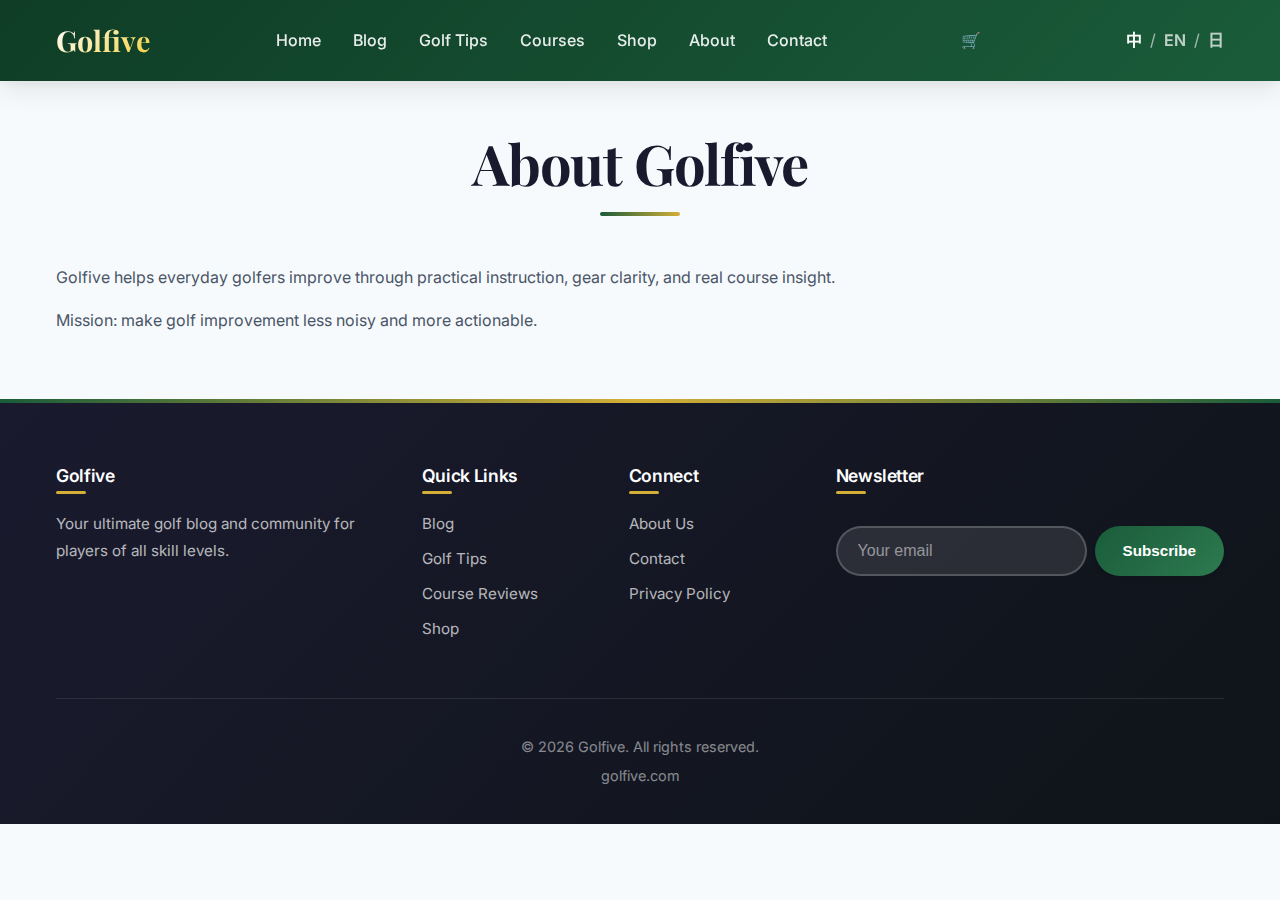
<file: about/index.html>
<!DOCTYPE html>
<html lang="zh-CN">
<head>
  <meta charset="UTF-8">
  <meta name="viewport" content="width=device-width, initial-scale=1.0">
  <title>About | Golfive</title>
  <meta name="description" content="About - Golfive golf community and content.">
  <link rel="preconnect" href="https://fonts.googleapis.com">
  <link rel="preconnect" href="https://fonts.gstatic.com" crossorigin>
  <link href="https://fonts.googleapis.com/css2?family=Inter:wght@300;400;500;600;700&family=Playfair+Display:wght@400;500;600;700&display=swap" rel="stylesheet">
  <link rel="stylesheet" href="../CSS/style.css">
  <link rel="canonical" href="https://golfive.com/about/">
  <meta property="og:title" content="Golfive">
  <meta property="og:description" content="Golfive golf community and content.">
  <meta property="og:type" content="website">
  <meta property="og:url" content="https://golfive.com/about/">
  <link rel="alternate" hreflang="zh" href="https://golfive.com/about/">
  <link rel="alternate" hreflang="en" href="https://golfive.com/en/about/">
  <link rel="alternate" hreflang="ja" href="https://golfive.com/ja/about/">
  <link rel="alternate" hreflang="x-default" href="https://golfive.com/about/">
</head>
<body>
  <a href="#main-content" class="skip-link">Skip to main content</a>
  <header class="header" role="banner">
    <div class="container">
      <div class="nav-container">
        <a href="../" class="logo" aria-label="Golfive Home"><span class="logo-text">Golfive</span></a>
        <button id="mobile-menu-button" class="mobile-menu-btn" aria-expanded="false" aria-controls="main-nav"><span class="sr-only">Toggle menu</span><span>☰</span></button>
        <nav class="main-nav" id="main-nav" role="navigation">
          <ul id="mobile-menu" class="nav-menu">
            <li><a href="../" class="nav-link">Home</a></li>
            <li><a href="../blog/" class="nav-link">Blog</a></li>
            <li><a href="../tips/" class="nav-link">Golf Tips</a></li>
            <li><a href="../courses/" class="nav-link">Courses</a></li>
            <li><a href="../shop/" class="nav-link">Shop</a></li>
            <li><a href="../about/" class="nav-link">About</a></li>
            <li><a href="../contact/" class="nav-link">Contact</a></li>
          </ul>
        </nav>
        <div class="header-actions"><a href="../cart/" class="cart-icon" aria-label="Shopping cart">🛒</a></div>
      </div>
    </div>
  </header>
  <main id="main-content" role="main" class="section">
    <div class="container">
      <h1 class="section-title">About Golfive</h1>
      <p>Golfive helps everyday golfers improve through practical instruction, gear clarity, and real course insight.</p><p>Mission: make golf improvement less noisy and more actionable.</p>
    </div>
  </main>
  <footer class="footer" role="contentinfo">
    <div class="container">
      <div class="footer-content">
        <div class="footer-section"><h4 class="footer-title">Golfive</h4><p>Your ultimate golf blog and community for players of all skill levels.</p></div>
        <div class="footer-section"><h4 class="footer-title">Quick Links</h4><ul class="footer-links"><li><a href="../blog/">Blog</a></li><li><a href="../tips/">Golf Tips</a></li><li><a href="../courses/">Course Reviews</a></li><li><a href="../shop/">Shop</a></li></ul></div>
        <div class="footer-section"><h4 class="footer-title">Connect</h4><ul class="footer-links"><li><a href="../about/">About Us</a></li><li><a href="../contact/">Contact</a></li><li><a href="../privacy/">Privacy Policy</a></li></ul></div>
        <div class="footer-section"><h4 class="footer-title">Newsletter</h4><form name="newsletter" method="POST" data-netlify="true" action="../newsletter/success/" class="newsletter-form" id="newsletter-form"><input type="hidden" name="form-name" value="newsletter" /><input id="newsletter-email" name="email" type="email" class="newsletter-input" placeholder="Your email" required aria-label="Email for newsletter"><button type="submit" class="btn">Subscribe</button></form></div>
      </div>
      <div class="copyright"><p>&copy; 2026 Golfive. All rights reserved.</p><p>golfive.com</p></div>
    </div>
  </footer>
  <script src="../JS/main.js"></script>
</body>
</html>
</file>
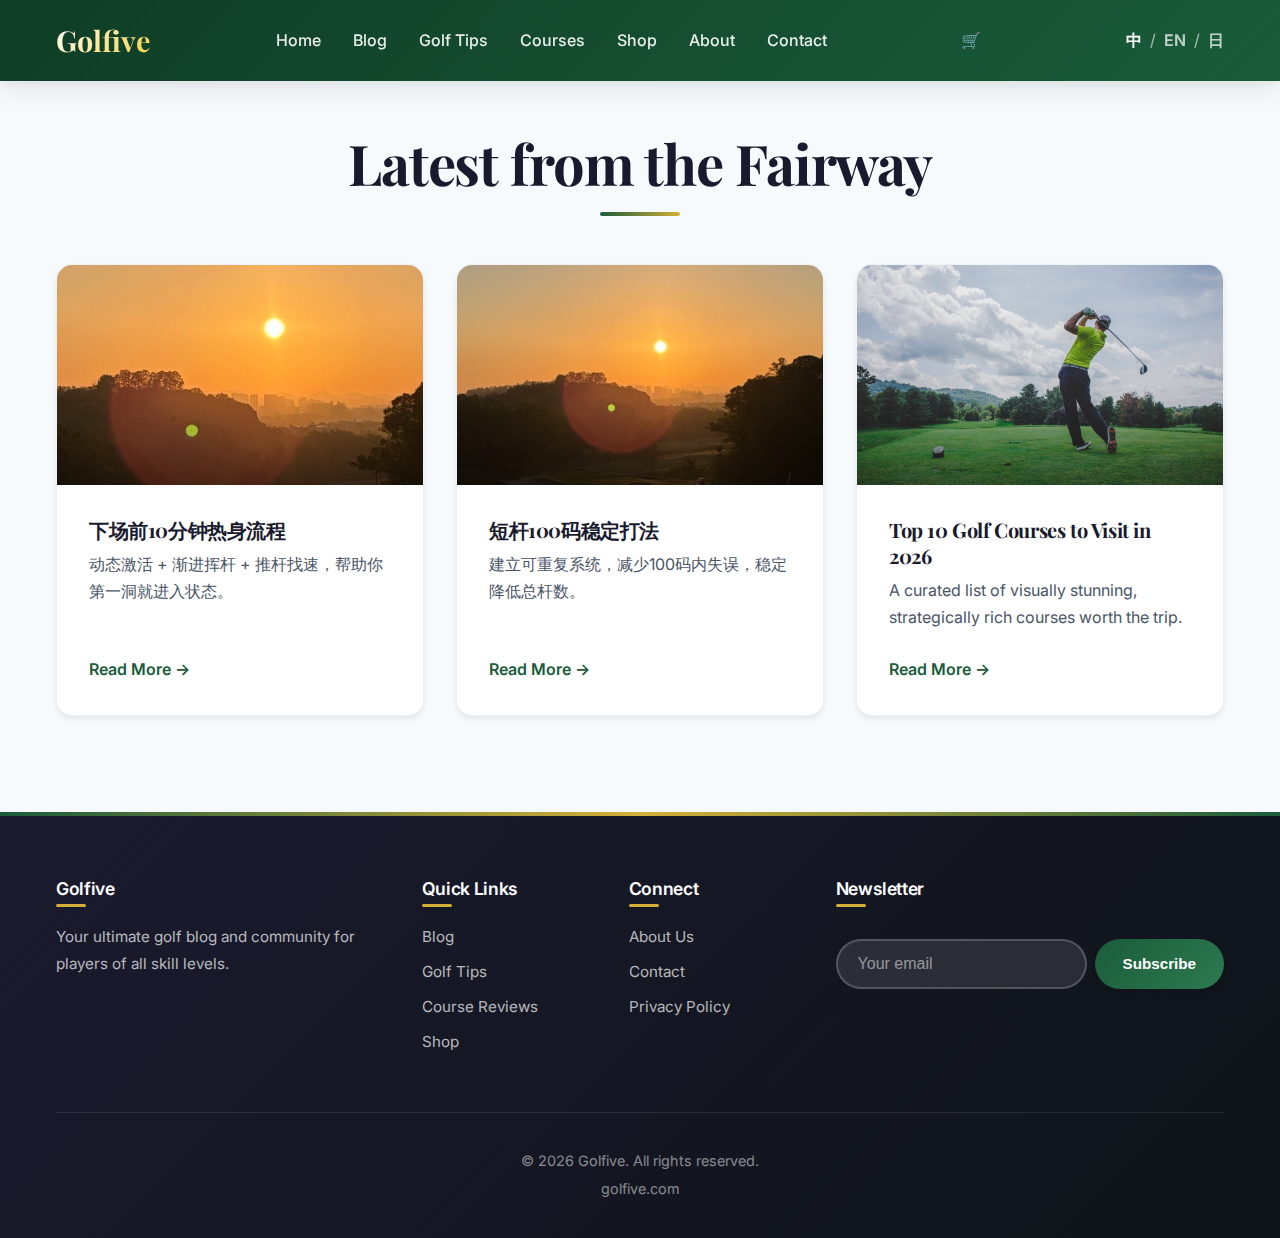
<file: blog/index.html>
<!DOCTYPE html>
<html lang="en">
<head>
  <meta charset="UTF-8">
  <meta name="viewport" content="width=device-width, initial-scale=1.0">
  <title>Blog | Golfive</title>
  <meta name="description" content="Blog - Golfive golf community and content.">
  <link rel="preconnect" href="https://fonts.googleapis.com">
  <link rel="preconnect" href="https://fonts.gstatic.com" crossorigin>
  <link href="https://fonts.googleapis.com/css2?family=Inter:wght@300;400;500;600;700&family=Playfair+Display:wght@400;500;600;700&display=swap" rel="stylesheet">
  <link rel="stylesheet" href="../CSS/style.css">
  <link rel="canonical" href="https://golfive.com/blog/">
  <meta property="og:title" content="Golfive">
  <meta property="og:description" content="Golfive golf community and content.">
  <meta property="og:type" content="website">
  <meta property="og:url" content="https://golfive.com/blog/">
</head>
<body>
  <a href="#main-content" class="skip-link">Skip to main content</a>
  <header class="header" role="banner">
    <div class="container">
      <div class="nav-container">
        <a href="../" class="logo" aria-label="Golfive Home"><span class="logo-text">Golfive</span></a>
        <button id="mobile-menu-button" class="mobile-menu-btn" aria-expanded="false" aria-controls="main-nav"><span class="sr-only">Toggle menu</span><span>☰</span></button>
        <nav class="main-nav" id="main-nav" role="navigation">
          <ul id="mobile-menu" class="nav-menu">
            <li><a href="../" class="nav-link">Home</a></li>
            <li><a href="../blog/" class="nav-link">Blog</a></li>
            <li><a href="../tips/" class="nav-link">Golf Tips</a></li>
            <li><a href="../courses/" class="nav-link">Courses</a></li>
            <li><a href="../shop/" class="nav-link">Shop</a></li>
            <li><a href="../about/" class="nav-link">About</a></li>
            <li><a href="../contact/" class="nav-link">Contact</a></li>
          </ul>
        </nav>
        <div class="header-actions"><a href="../cart/" class="cart-icon" aria-label="Shopping cart">🛒</a></div>
      </div>
    </div>
  </header>
  <main id="main-content" role="main" class="section">
    <div class="container">
      <h1 class="section-title">Latest from the Fairway</h1>
      <div class='blog-grid'>
<article class='blog-post'><a class='post-image' href='../posts/warmup-10min/'><img src='../images/user-hero-bg.jpg' alt='Warmup sunrise'></a><div class='post-content'><h3 class='post-title'><a href='../posts/warmup-10min/'>下场前10分钟热身流程</a></h3><p class='post-excerpt'>动态激活 + 渐进挥杆 + 推杆找速，帮助你第一洞就进入状态。</p><a class='read-more' href='../posts/warmup-10min/'>Read More</a></div></article>
<article class='blog-post'><a class='post-image' href='../posts/short-game/'><img src='../images/user-post-2.jpg' alt='Short game'></a><div class='post-content'><h3 class='post-title'><a href='../posts/short-game/'>短杆100码稳定打法</a></h3><p class='post-excerpt'>建立可重复系统，减少100码内失误，稳定降低总杆数。</p><a class='read-more' href='../posts/short-game/'>Read More</a></div></article>
<article class='blog-post'><a class='post-image' href='../posts/top-courses/'><img src='../images/post-course.jpg' alt='Course view'></a><div class='post-content'><h3 class='post-title'><a href='../posts/top-courses/'>Top 10 Golf Courses to Visit in 2026</a></h3><p class='post-excerpt'>A curated list of visually stunning, strategically rich courses worth the trip.</p><a class='read-more' href='../posts/top-courses/'>Read More</a></div></article>
</div>
    </div>
  </main>
  <footer class="footer" role="contentinfo">
    <div class="container">
      <div class="footer-content">
        <div class="footer-section"><h4 class="footer-title">Golfive</h4><p>Your ultimate golf blog and community for players of all skill levels.</p></div>
        <div class="footer-section"><h4 class="footer-title">Quick Links</h4><ul class="footer-links"><li><a href="../blog/">Blog</a></li><li><a href="../tips/">Golf Tips</a></li><li><a href="../courses/">Course Reviews</a></li><li><a href="../shop/">Shop</a></li></ul></div>
        <div class="footer-section"><h4 class="footer-title">Connect</h4><ul class="footer-links"><li><a href="../about/">About Us</a></li><li><a href="../contact/">Contact</a></li><li><a href="../privacy/">Privacy Policy</a></li></ul></div>
        <div class="footer-section"><h4 class="footer-title">Newsletter</h4><form name="newsletter" method="POST" data-netlify="true" action="../newsletter/success/" class="newsletter-form" id="newsletter-form"><input type="hidden" name="form-name" value="newsletter" /><input id="newsletter-email" name="email" type="email" class="newsletter-input" placeholder="Your email" required aria-label="Email for newsletter"><button type="submit" class="btn">Subscribe</button></form></div>
      </div>
      <div class="copyright"><p>&copy; 2026 Golfive. All rights reserved.</p><p>golfive.com</p></div>
    </div>
  </footer>
  <script src="../JS/main.js"></script>
</body>
</html>
</file>
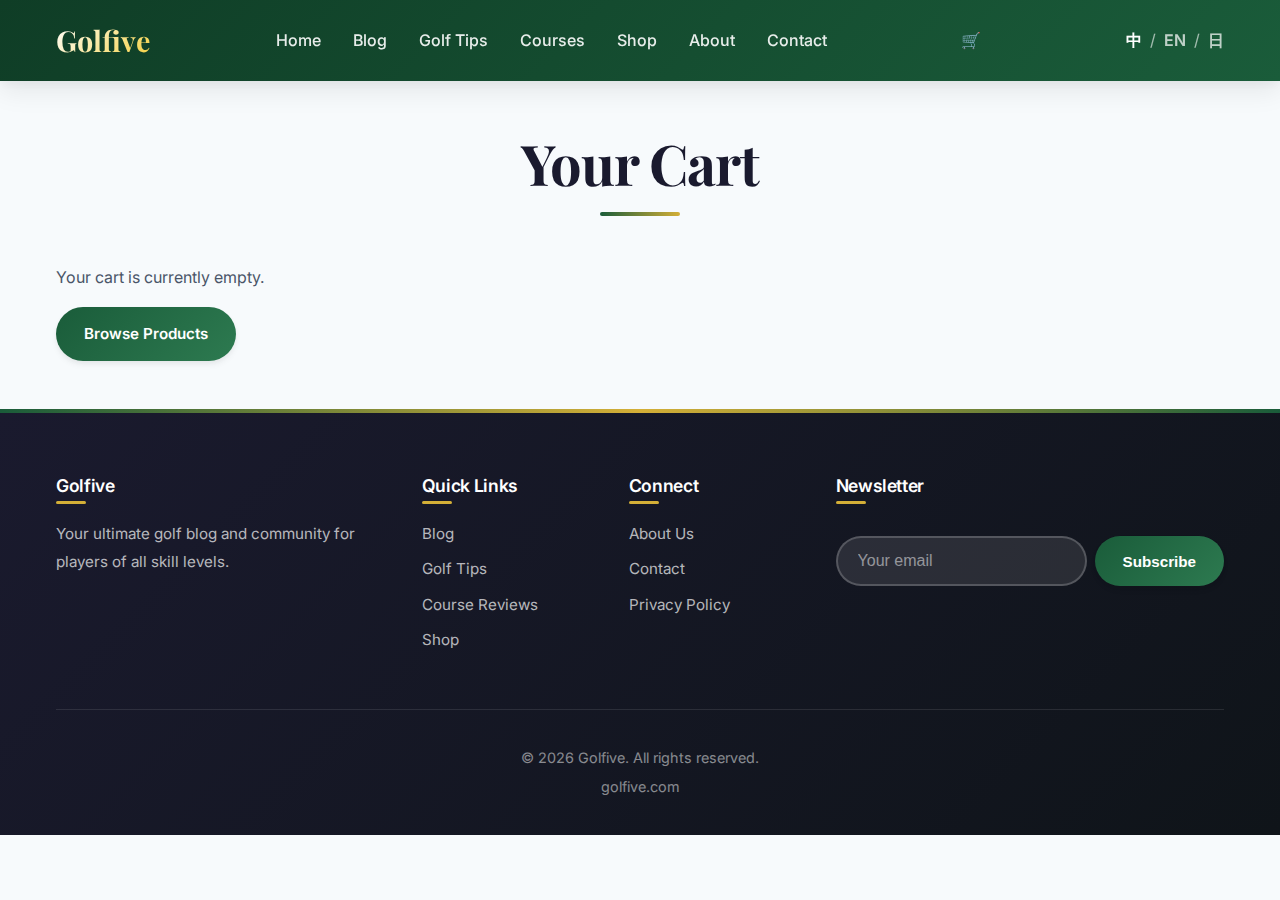
<file: cart/index.html>
<!DOCTYPE html>
<html lang="en">
<head>
  <meta charset="UTF-8">
  <meta name="viewport" content="width=device-width, initial-scale=1.0">
  <title>Cart | Golfive</title>
  <meta name="description" content="Cart - Golfive golf community and content.">
  <link rel="preconnect" href="https://fonts.googleapis.com">
  <link rel="preconnect" href="https://fonts.gstatic.com" crossorigin>
  <link href="https://fonts.googleapis.com/css2?family=Inter:wght@300;400;500;600;700&family=Playfair+Display:wght@400;500;600;700&display=swap" rel="stylesheet">
  <link rel="stylesheet" href="../CSS/style.css">
  <link rel="canonical" href="https://golfive.com/cart/">
  <meta property="og:title" content="Golfive">
  <meta property="og:description" content="Golfive golf community and content.">
  <meta property="og:type" content="website">
  <meta property="og:url" content="https://golfive.com/cart/">
</head>
<body>
  <a href="#main-content" class="skip-link">Skip to main content</a>
  <header class="header" role="banner">
    <div class="container">
      <div class="nav-container">
        <a href="../" class="logo" aria-label="Golfive Home"><span class="logo-text">Golfive</span></a>
        <button id="mobile-menu-button" class="mobile-menu-btn" aria-expanded="false" aria-controls="main-nav"><span class="sr-only">Toggle menu</span><span>☰</span></button>
        <nav class="main-nav" id="main-nav" role="navigation">
          <ul id="mobile-menu" class="nav-menu">
            <li><a href="../" class="nav-link">Home</a></li>
            <li><a href="../blog/" class="nav-link">Blog</a></li>
            <li><a href="../tips/" class="nav-link">Golf Tips</a></li>
            <li><a href="../courses/" class="nav-link">Courses</a></li>
            <li><a href="../shop/" class="nav-link">Shop</a></li>
            <li><a href="../about/" class="nav-link">About</a></li>
            <li><a href="../contact/" class="nav-link">Contact</a></li>
          </ul>
        </nav>
        <div class="header-actions"><a href="../cart/" class="cart-icon" aria-label="Shopping cart">🛒</a></div>
      </div>
    </div>
  </header>
  <main id="main-content" role="main" class="section">
    <div class="container">
      <h1 class="section-title">Your Cart</h1>
      <p>Your cart is currently empty.</p><a href='/shop/' class='btn'>Browse Products</a>
    </div>
  </main>
  <footer class="footer" role="contentinfo">
    <div class="container">
      <div class="footer-content">
        <div class="footer-section"><h4 class="footer-title">Golfive</h4><p>Your ultimate golf blog and community for players of all skill levels.</p></div>
        <div class="footer-section"><h4 class="footer-title">Quick Links</h4><ul class="footer-links"><li><a href="../blog/">Blog</a></li><li><a href="../tips/">Golf Tips</a></li><li><a href="../courses/">Course Reviews</a></li><li><a href="../shop/">Shop</a></li></ul></div>
        <div class="footer-section"><h4 class="footer-title">Connect</h4><ul class="footer-links"><li><a href="../about/">About Us</a></li><li><a href="../contact/">Contact</a></li><li><a href="../privacy/">Privacy Policy</a></li></ul></div>
        <div class="footer-section"><h4 class="footer-title">Newsletter</h4><form class="newsletter-form" id="newsletter-form"><input id="newsletter-email" type="email" class="newsletter-input" placeholder="Your email" required aria-label="Email for newsletter"><button type="submit" class="btn">Subscribe</button></form></div>
      </div>
      <div class="copyright"><p>&copy; 2026 Golfive. All rights reserved.</p><p>golfive.com</p></div>
    </div>
  </footer>
  <script src="../JS/main.js"></script>
</body>
</html>
</file>
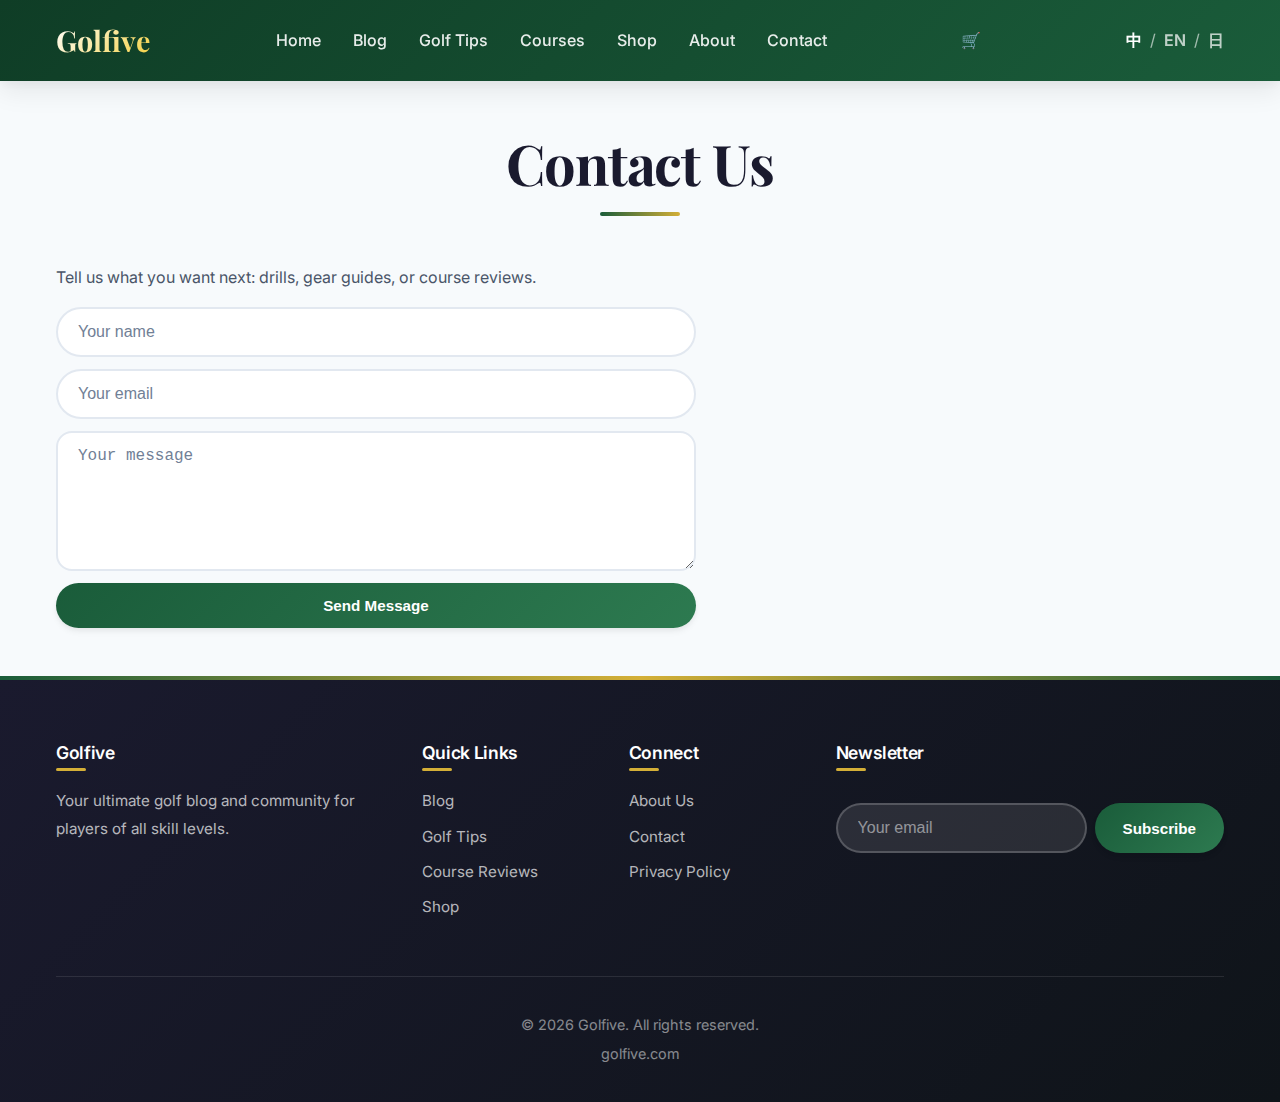
<file: contact/index.html>
<!DOCTYPE html>
<html lang="en">
<head>
  <meta charset="UTF-8">
  <meta name="viewport" content="width=device-width, initial-scale=1.0">
  <title>Contact | Golfive</title>
  <meta name="description" content="Contact - Golfive golf community and content.">
  <link rel="preconnect" href="https://fonts.googleapis.com">
  <link rel="preconnect" href="https://fonts.gstatic.com" crossorigin>
  <link href="https://fonts.googleapis.com/css2?family=Inter:wght@300;400;500;600;700&family=Playfair+Display:wght@400;500;600;700&display=swap" rel="stylesheet">
  <link rel="stylesheet" href="../CSS/style.css">
</head>
<body>
  <a href="#main-content" class="skip-link">Skip to main content</a>
  <header class="header" role="banner">
    <div class="container">
      <div class="nav-container">
        <a href="../" class="logo" aria-label="Golfive Home"><span class="logo-text">Golfive</span></a>
        <button id="mobile-menu-button" class="mobile-menu-btn" aria-expanded="false" aria-controls="main-nav"><span class="sr-only">Toggle menu</span><span>☰</span></button>
        <nav class="main-nav" id="main-nav" role="navigation">
          <ul id="mobile-menu" class="nav-menu">
            <li><a href="../" class="nav-link">Home</a></li>
            <li><a href="../blog/" class="nav-link">Blog</a></li>
            <li><a href="../tips/" class="nav-link">Golf Tips</a></li>
            <li><a href="../courses/" class="nav-link">Courses</a></li>
            <li><a href="../shop/" class="nav-link">Shop</a></li>
            <li><a href="../about/" class="nav-link">About</a></li>
            <li><a href="../contact/" class="nav-link">Contact</a></li>
          </ul>
        </nav>
        <div class="header-actions"><a href="../cart/" class="cart-icon" aria-label="Shopping cart">🛒</a></div>
      </div>
    </div>
  </header>
  <main id="main-content" role="main" class="section">
    <div class="container">
      <h1 class="section-title">Contact Us</h1>
      <p>Tell us what you want next: drills, gear guides, or course reviews.</p><form class='newsletter-form' style='max-width:640px;display:grid;gap:12px'><input type='text' class='newsletter-input' placeholder='Your name' required><input type='email' class='newsletter-input' placeholder='Your email' required><textarea class='newsletter-input' placeholder='Your message' style='min-height:140px;border-radius:16px' required></textarea><button class='btn' type='submit'>Send Message</button></form>
    </div>
  </main>
  <footer class="footer" role="contentinfo">
    <div class="container">
      <div class="footer-content">
        <div class="footer-section"><h4 class="footer-title">Golfive</h4><p>Your ultimate golf blog and community for players of all skill levels.</p></div>
        <div class="footer-section"><h4 class="footer-title">Quick Links</h4><ul class="footer-links"><li><a href="../blog/">Blog</a></li><li><a href="../tips/">Golf Tips</a></li><li><a href="../courses/">Course Reviews</a></li><li><a href="../shop/">Shop</a></li></ul></div>
        <div class="footer-section"><h4 class="footer-title">Connect</h4><ul class="footer-links"><li><a href="../about/">About Us</a></li><li><a href="../contact/">Contact</a></li><li><a href="../privacy/">Privacy Policy</a></li></ul></div>
        <div class="footer-section"><h4 class="footer-title">Newsletter</h4><form class="newsletter-form" id="newsletter-form"><input id="newsletter-email" type="email" class="newsletter-input" placeholder="Your email" required aria-label="Email for newsletter"><button type="submit" class="btn">Subscribe</button></form></div>
      </div>
      <div class="copyright"><p>&copy; 2026 Golfive. All rights reserved.</p><p>golfive.com</p></div>
    </div>
  </footer>
  <script src="../JS/main.js"></script>
</body>
</html>
</file>
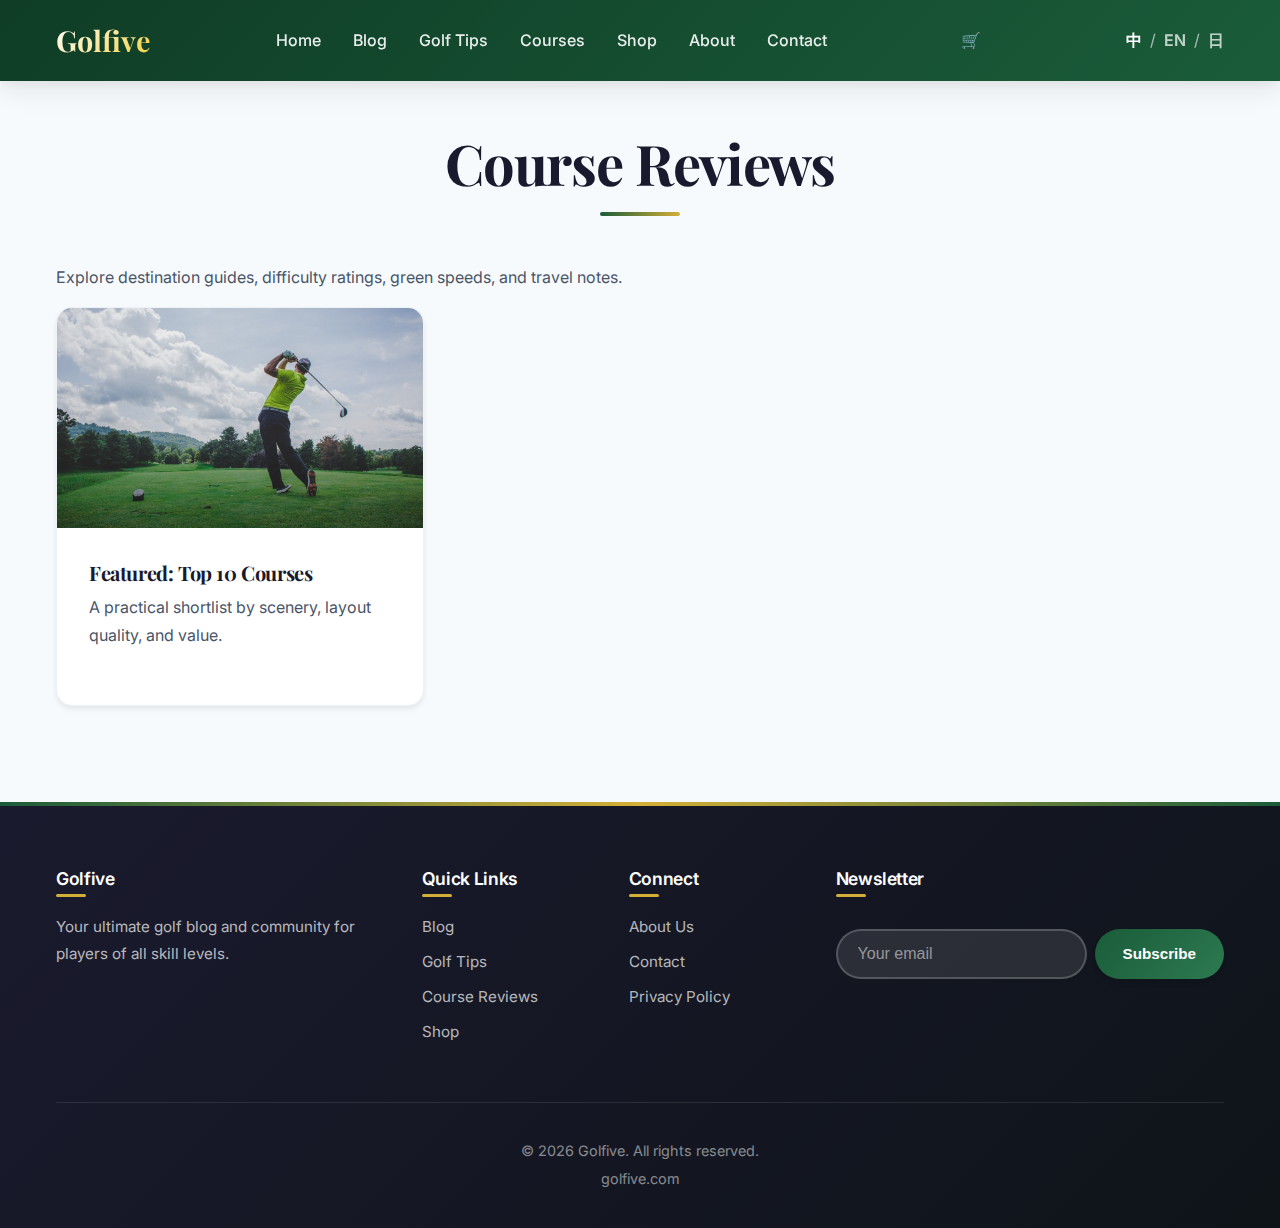
<file: courses/index.html>
<!DOCTYPE html>
<html lang="en">
<head>
  <meta charset="UTF-8">
  <meta name="viewport" content="width=device-width, initial-scale=1.0">
  <title>Course Reviews | Golfive</title>
  <meta name="description" content="Course Reviews - Golfive golf community and content.">
  <link rel="preconnect" href="https://fonts.googleapis.com">
  <link rel="preconnect" href="https://fonts.gstatic.com" crossorigin>
  <link href="https://fonts.googleapis.com/css2?family=Inter:wght@300;400;500;600;700&family=Playfair+Display:wght@400;500;600;700&display=swap" rel="stylesheet">
  <link rel="stylesheet" href="../CSS/style.css">
  <link rel="canonical" href="https://golfive.com/courses/">
  <meta property="og:title" content="Golfive">
  <meta property="og:description" content="Golfive golf community and content.">
  <meta property="og:type" content="website">
  <meta property="og:url" content="https://golfive.com/courses/">
</head>
<body>
  <a href="#main-content" class="skip-link">Skip to main content</a>
  <header class="header" role="banner">
    <div class="container">
      <div class="nav-container">
        <a href="../" class="logo" aria-label="Golfive Home"><span class="logo-text">Golfive</span></a>
        <button id="mobile-menu-button" class="mobile-menu-btn" aria-expanded="false" aria-controls="main-nav"><span class="sr-only">Toggle menu</span><span>☰</span></button>
        <nav class="main-nav" id="main-nav" role="navigation">
          <ul id="mobile-menu" class="nav-menu">
            <li><a href="../" class="nav-link">Home</a></li>
            <li><a href="../blog/" class="nav-link">Blog</a></li>
            <li><a href="../tips/" class="nav-link">Golf Tips</a></li>
            <li><a href="../courses/" class="nav-link">Courses</a></li>
            <li><a href="../shop/" class="nav-link">Shop</a></li>
            <li><a href="../about/" class="nav-link">About</a></li>
            <li><a href="../contact/" class="nav-link">Contact</a></li>
          </ul>
        </nav>
        <div class="header-actions"><a href="../cart/" class="cart-icon" aria-label="Shopping cart">🛒</a></div>
      </div>
    </div>
  </header>
  <main id="main-content" role="main" class="section">
    <div class="container">
      <h1 class="section-title">Course Reviews</h1>
      <p>Explore destination guides, difficulty ratings, green speeds, and travel notes.</p><div class='blog-grid'><article class='blog-post'><a class='post-image' href='/posts/top-courses/'><img src='/images/post-course.jpg' alt='Course'></a><div class='post-content'><h3 class='post-title'><a href='/posts/top-courses/'>Featured: Top 10 Courses</a></h3><p class='post-excerpt'>A practical shortlist by scenery, layout quality, and value.</p></div></article></div>
    </div>
  </main>
  <footer class="footer" role="contentinfo">
    <div class="container">
      <div class="footer-content">
        <div class="footer-section"><h4 class="footer-title">Golfive</h4><p>Your ultimate golf blog and community for players of all skill levels.</p></div>
        <div class="footer-section"><h4 class="footer-title">Quick Links</h4><ul class="footer-links"><li><a href="../blog/">Blog</a></li><li><a href="../tips/">Golf Tips</a></li><li><a href="../courses/">Course Reviews</a></li><li><a href="../shop/">Shop</a></li></ul></div>
        <div class="footer-section"><h4 class="footer-title">Connect</h4><ul class="footer-links"><li><a href="../about/">About Us</a></li><li><a href="../contact/">Contact</a></li><li><a href="../privacy/">Privacy Policy</a></li></ul></div>
        <div class="footer-section"><h4 class="footer-title">Newsletter</h4><form class="newsletter-form" id="newsletter-form"><input id="newsletter-email" type="email" class="newsletter-input" placeholder="Your email" required aria-label="Email for newsletter"><button type="submit" class="btn">Subscribe</button></form></div>
      </div>
      <div class="copyright"><p>&copy; 2026 Golfive. All rights reserved.</p><p>golfive.com</p></div>
    </div>
  </footer>
  <script src="../JS/main.js"></script>
</body>
</html>
</file>
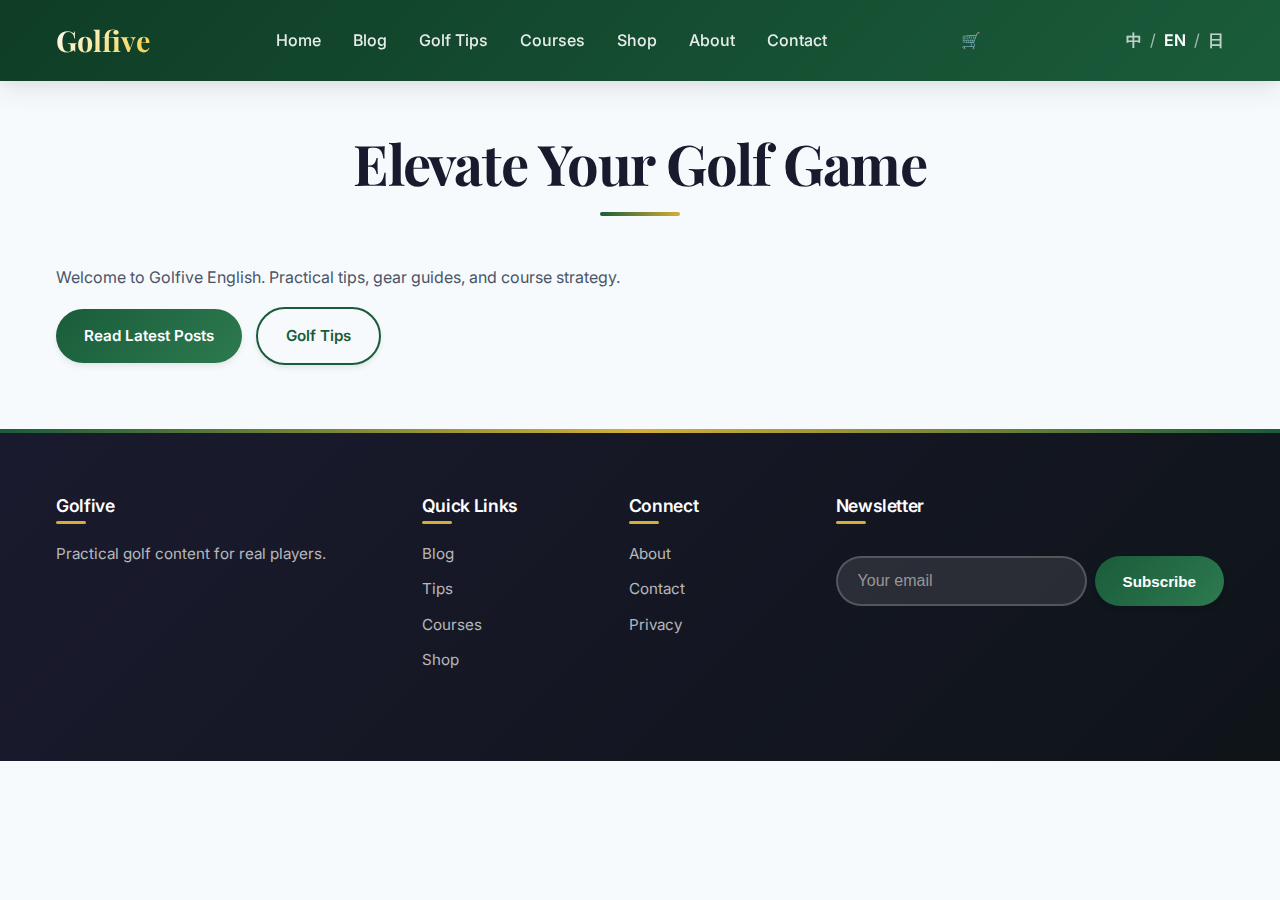
<file: en/index.html>
<!DOCTYPE html>
<html lang="en">
<head>
  <meta charset="UTF-8">
  <meta name="viewport" content="width=device-width, initial-scale=1.0">
  <title>Golfive Home | Golfive</title>
  <meta name="description" content="Golfive English home page">
  <link rel="preconnect" href="https://fonts.googleapis.com">
  <link rel="preconnect" href="https://fonts.gstatic.com" crossorigin>
  <link href="https://fonts.googleapis.com/css2?family=Inter:wght@300;400;500;600;700&family=Playfair+Display:wght@400;500;600;700&display=swap" rel="stylesheet">
  <link rel="stylesheet" href="../CSS/style.css">
  <link rel="canonical" href="https://golfive.com/en/">
</head>
<body>
  <a href="#main-content" class="skip-link">Skip to main content</a>
  <header class="header" role="banner">
    <div class="container"><div class="nav-container">
      <a href="../" class="logo" aria-label="Golfive Home"><span class="logo-text">Golfive</span></a>
      <button id="mobile-menu-button" class="mobile-menu-btn" aria-expanded="false" aria-controls="main-nav"><span class="sr-only">Toggle menu</span><span>☰</span></button>
      <nav class="main-nav" id="main-nav" role="navigation">
        <ul id="mobile-menu" class="nav-menu">
          <li><a href="../" class="nav-link">Home</a></li>
          <li><a href="../blog/" class="nav-link">Blog</a></li>
          <li><a href="../tips/" class="nav-link">Golf Tips</a></li>
          <li><a href="../courses/" class="nav-link">Courses</a></li>
          <li><a href="../shop/" class="nav-link">Shop</a></li>
          <li><a href="../about/" class="nav-link">About</a></li>
          <li><a href="../contact/" class="nav-link">Contact</a></li>
        </ul>
      </nav>
      <div class="header-actions"><a href="../cart/" class="cart-icon" aria-label="Shopping cart">🛒</a></div>
    </div></div>
  </header>
  <main id="main-content" role="main" class="section"><div class="container"><h1 class="section-title">Elevate Your Golf Game</h1><p>Welcome to Golfive English. Practical tips, gear guides, and course strategy.</p><p><a class='btn' href='blog/'>Read Latest Posts</a> <a class='btn btn-outline' href='tips/' style='margin-left:10px'>Golf Tips</a></p></div></main>
  <footer class="footer" role="contentinfo"><div class="container"><div class="footer-content">
    <div class="footer-section"><h4 class="footer-title">Golfive</h4><p>Practical golf content for real players.</p></div>
    <div class="footer-section"><h4 class="footer-title">Quick Links</h4><ul class="footer-links"><li><a href="../blog/">Blog</a></li><li><a href="../tips/">Tips</a></li><li><a href="../courses/">Courses</a></li><li><a href="../shop/">Shop</a></li></ul></div>
    <div class="footer-section"><h4 class="footer-title">Connect</h4><ul class="footer-links"><li><a href="../about/">About</a></li><li><a href="../contact/">Contact</a></li><li><a href="../privacy/">Privacy</a></li></ul></div>
    <div class="footer-section"><h4 class="footer-title">Newsletter</h4><form name="newsletter" method="POST" data-netlify="true" action="../newsletter/success/" class="newsletter-form" id="newsletter-form"><input type="hidden" name="form-name" value="newsletter" /><input id="newsletter-email" name="email" type="email" class="newsletter-input" placeholder="Your email" required aria-label="Email for newsletter"><button type="submit" class="btn">Subscribe</button></form></div>
  </div></div></footer>
  <script src="../JS/main.js"></script>
</body></html>
</file>
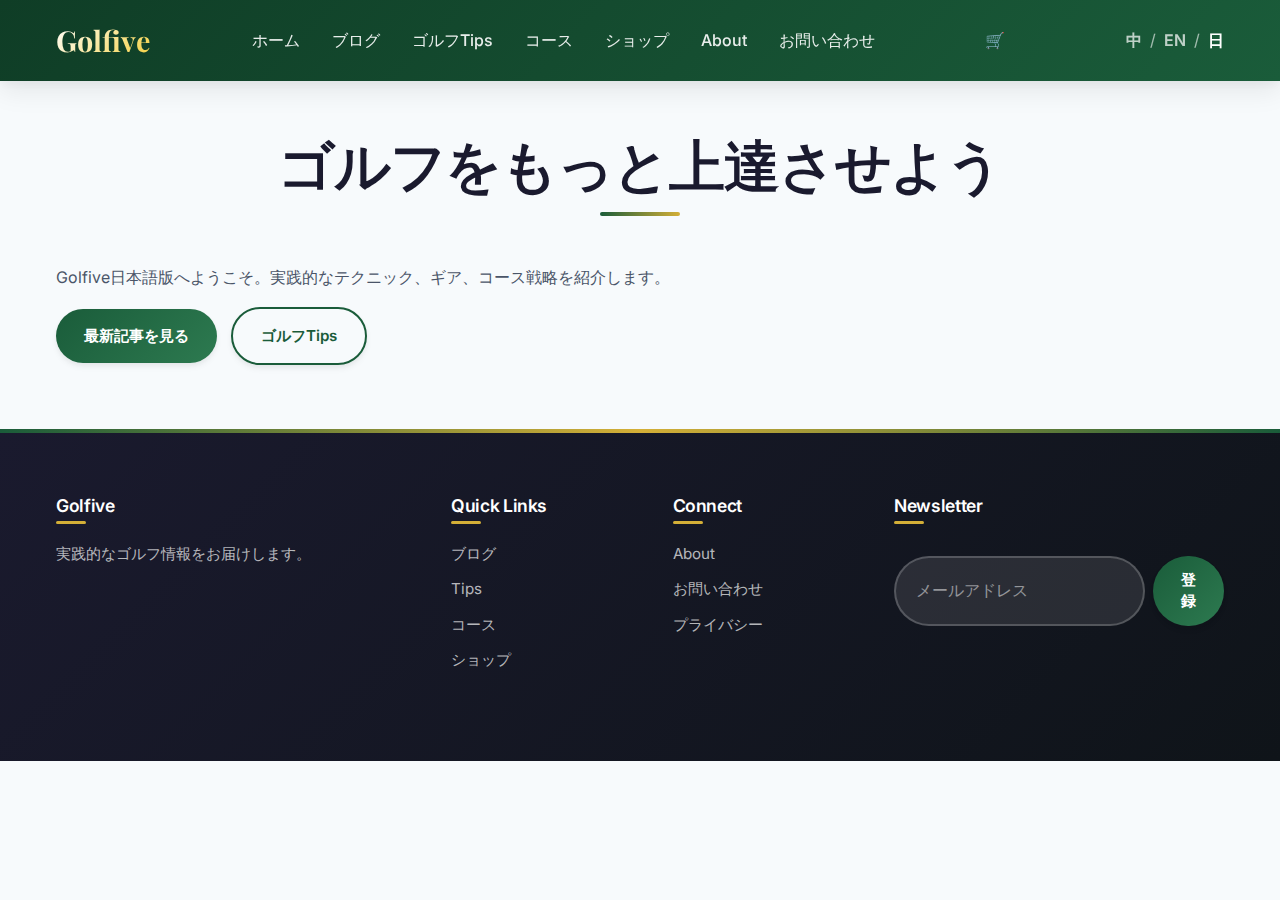
<file: ja/index.html>
<!DOCTYPE html>
<html lang="ja">
<head>
  <meta charset="UTF-8">
  <meta name="viewport" content="width=device-width, initial-scale=1.0">
  <title>Golfive ホーム | Golfive</title>
  <meta name="description" content="Golfive 日本語ホーム">
  <link rel="preconnect" href="https://fonts.googleapis.com">
  <link rel="preconnect" href="https://fonts.gstatic.com" crossorigin>
  <link href="https://fonts.googleapis.com/css2?family=Inter:wght@300;400;500;600;700&family=Playfair+Display:wght@400;500;600;700&display=swap" rel="stylesheet">
  <link rel="stylesheet" href="../CSS/style.css">
  <link rel="canonical" href="https://golfive.com/ja/">
</head>
<body>
  <a href="#main-content" class="skip-link">Skip to main content</a>
  <header class="header" role="banner">
    <div class="container"><div class="nav-container">
      <a href="../" class="logo" aria-label="Golfive Home"><span class="logo-text">Golfive</span></a>
      <button id="mobile-menu-button" class="mobile-menu-btn" aria-expanded="false" aria-controls="main-nav"><span class="sr-only">Toggle menu</span><span>☰</span></button>
      <nav class="main-nav" id="main-nav" role="navigation">
        <ul id="mobile-menu" class="nav-menu">
          <li><a href="../" class="nav-link">ホーム</a></li>
          <li><a href="../blog/" class="nav-link">ブログ</a></li>
          <li><a href="../tips/" class="nav-link">ゴルフTips</a></li>
          <li><a href="../courses/" class="nav-link">コース</a></li>
          <li><a href="../shop/" class="nav-link">ショップ</a></li>
          <li><a href="../about/" class="nav-link">About</a></li>
          <li><a href="../contact/" class="nav-link">お問い合わせ</a></li>
        </ul>
      </nav>
      <div class="header-actions"><a href="../cart/" class="cart-icon" aria-label="Shopping cart">🛒</a></div>
    </div></div>
  </header>
  <main id="main-content" role="main" class="section"><div class="container"><h1 class="section-title">ゴルフをもっと上達させよう</h1><p>Golfive日本語版へようこそ。実践的なテクニック、ギア、コース戦略を紹介します。</p><p><a class='btn' href='blog/'>最新記事を見る</a> <a class='btn btn-outline' href='tips/' style='margin-left:10px'>ゴルフTips</a></p></div></main>
  <footer class="footer" role="contentinfo"><div class="container"><div class="footer-content">
    <div class="footer-section"><h4 class="footer-title">Golfive</h4><p>実践的なゴルフ情報をお届けします。</p></div>
    <div class="footer-section"><h4 class="footer-title">Quick Links</h4><ul class="footer-links"><li><a href="../blog/">ブログ</a></li><li><a href="../tips/">Tips</a></li><li><a href="../courses/">コース</a></li><li><a href="../shop/">ショップ</a></li></ul></div>
    <div class="footer-section"><h4 class="footer-title">Connect</h4><ul class="footer-links"><li><a href="../about/">About</a></li><li><a href="../contact/">お問い合わせ</a></li><li><a href="../privacy/">プライバシー</a></li></ul></div>
    <div class="footer-section"><h4 class="footer-title">Newsletter</h4><form name="newsletter" method="POST" data-netlify="true" action="../newsletter/success/" class="newsletter-form" id="newsletter-form"><input type="hidden" name="form-name" value="newsletter" /><input id="newsletter-email" name="email" type="email" class="newsletter-input" placeholder="メールアドレス" required aria-label="Email for newsletter"><button type="submit" class="btn">登録</button></form></div>
  </div></div></footer>
  <script src="../JS/main.js"></script>
</body></html>
</file>
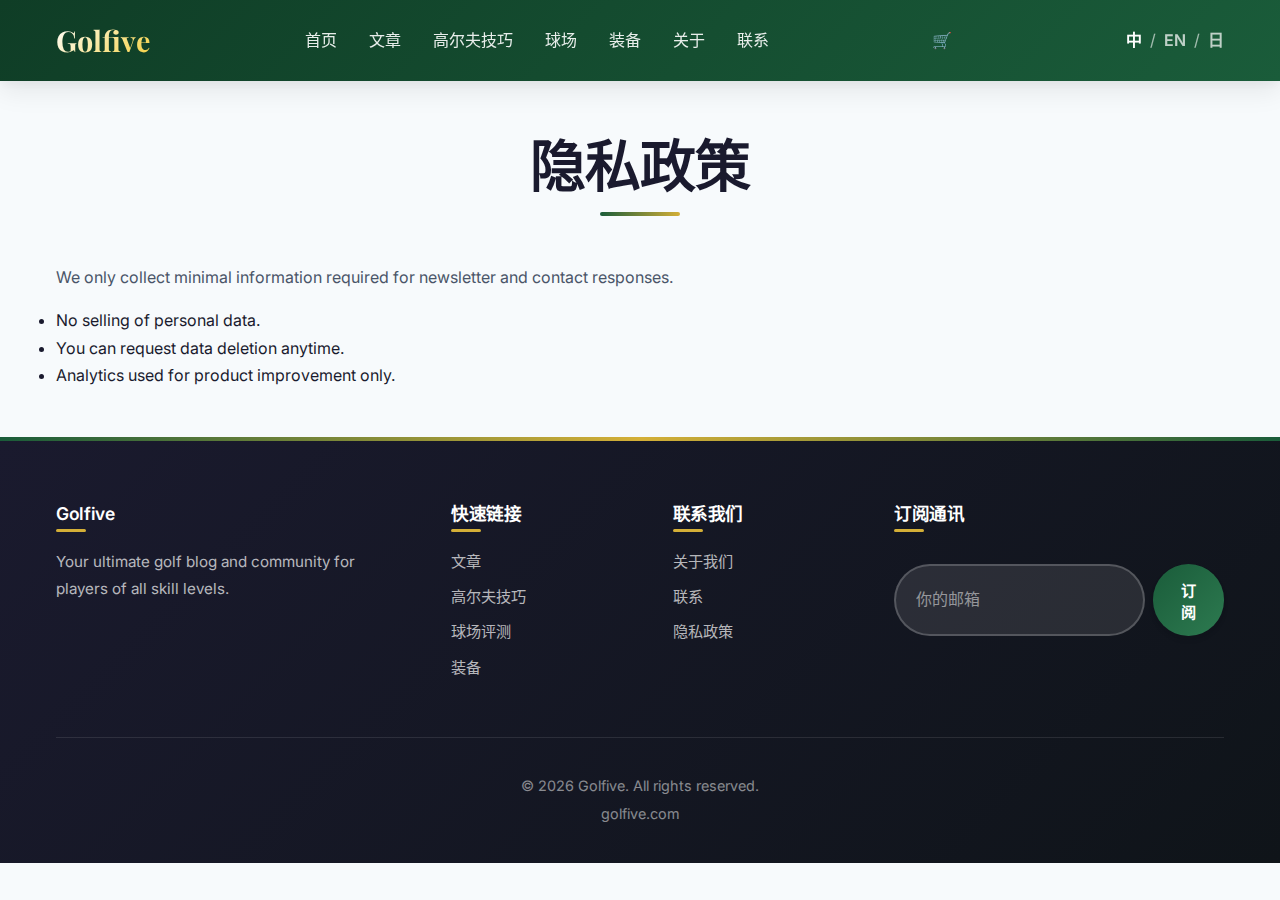
<file: privacy/index.html>
<!DOCTYPE html>
<html lang="zh-CN">
<head>
  <meta charset="UTF-8">
  <meta name="viewport" content="width=device-width, initial-scale=1.0">
  <title>隐私政策 | Golfive</title>
  <meta name="description" content="Golfive 隐私政策：了解我们如何保护您的个人信息，以及您在使用我们服务时的隐私权利。">
  <link rel="preconnect" href="https://fonts.googleapis.com">
  <link rel="preconnect" href="https://fonts.gstatic.com" crossorigin>
  <link href="https://fonts.googleapis.com/css2?family=Inter:wght@300;400;500;600;700&family=Playfair+Display:wght@400;500;600;700&display=swap" rel="stylesheet">
  <link rel="stylesheet" href="../CSS/style.css">
  <link rel="canonical" href="https://golfive.com/privacy/">
  <meta property="og:title" content="Golfive - 你的高尔夫实战指南">
  <meta property="og:description" content="实用的高尔夫技巧、装备指南和球场攻略，帮助普通球友稳定降杆。">
  <meta property="og:type" content="website">
  <meta property="og:url" content="https://golfive.com/privacy/">
  <link rel="alternate" hreflang="zh" href="https://golfive.com/privacy/">
  <link rel="alternate" hreflang="en" href="https://golfive.com/en/privacy/">
  <link rel="alternate" hreflang="ja" href="https://golfive.com/ja/privacy/">
  <link rel="alternate" hreflang="x-default" href="https://golfive.com/privacy/">
</head>
<body>
  <a href="#main-content" class="skip-link">跳转到主要内容</a>
  <header class="header" role="banner">
    <div class="container">
      <div class="nav-container">
        <a href="../" class="logo" aria-label="Golfive 首页"><span class="logo-text">Golfive</span></a>
        <button id="mobile-menu-button" class="mobile-menu-btn" aria-expanded="false" aria-controls="main-nav"><span class="sr-only">切换菜单</span><span>☰</span></button>
        <nav class="main-nav" id="main-nav" role="navigation">
          <ul id="mobile-menu" class="nav-menu">
            <li><a href="../" class="nav-link">首页</a></li>
            <li><a href="../blog/" class="nav-link">文章</a></li>
            <li><a href="../tips/" class="nav-link">高尔夫技巧</a></li>
            <li><a href="../courses/" class="nav-link">球场</a></li>
            <li><a href="../shop/" class="nav-link">装备</a></li>
            <li><a href="../about/" class="nav-link">关于</a></li>
            <li><a href="../contact/" class="nav-link">联系</a></li>
          </ul>
        </nav>
        <div class="header-actions"><a href="../cart/" class="cart-icon" aria-label="购物车">🛒</a></div>
      </div>
    </div>
  </header>
  <main id="main-content" role="main" class="section">
    <div class="container">
      <h1 class="section-title">隐私政策</h1>
      <p>We only collect minimal information required for newsletter and contact responses.</p><ul><li>No selling of personal data.</li><li>You can request data deletion anytime.</li><li>Analytics used for product improvement only.</li></ul>
    </div>
  </main>
  <footer class="footer" role="contentinfo">
    <div class="container">
      <div class="footer-content">
        <div class="footer-section"><h4 class="footer-title">Golfive</h4><p>Your ultimate golf blog and community for players of all skill levels.</p></div>
        <div class="footer-section"><h4 class="footer-title">快速链接</h4><ul class="footer-links"><li><a href="../blog/">文章</a></li><li><a href="../tips/">高尔夫技巧</a></li><li><a href="../courses/">球场评测</a></li><li><a href="../shop/">装备</a></li></ul></div>
        <div class="footer-section"><h4 class="footer-title">联系我们</h4><ul class="footer-links"><li><a href="../about/">关于我们</a></li><li><a href="../contact/">联系</a></li><li><a href="../privacy/">隐私政策</a></li></ul></div>
        <div class="footer-section"><h4 class="footer-title">订阅通讯</h4><form name="newsletter" method="POST" data-netlify="true" action="../newsletter/success/" class="newsletter-form" id="newsletter-form"><input type="hidden" name="form-name" value="newsletter" /><input id="newsletter-email" name="email" type="email" class="newsletter-input" placeholder="你的邮箱" required aria-label="Email for newsletter"><button type="submit" class="btn">订阅</button></form></div>
      </div>
      <div class="copyright"><p>&copy; 2026 Golfive. All rights reserved.</p><p>golfive.com</p></div>
    </div>
  </footer>
  <script src="../JS/main.js"></script>
</body>
</html>
</file>
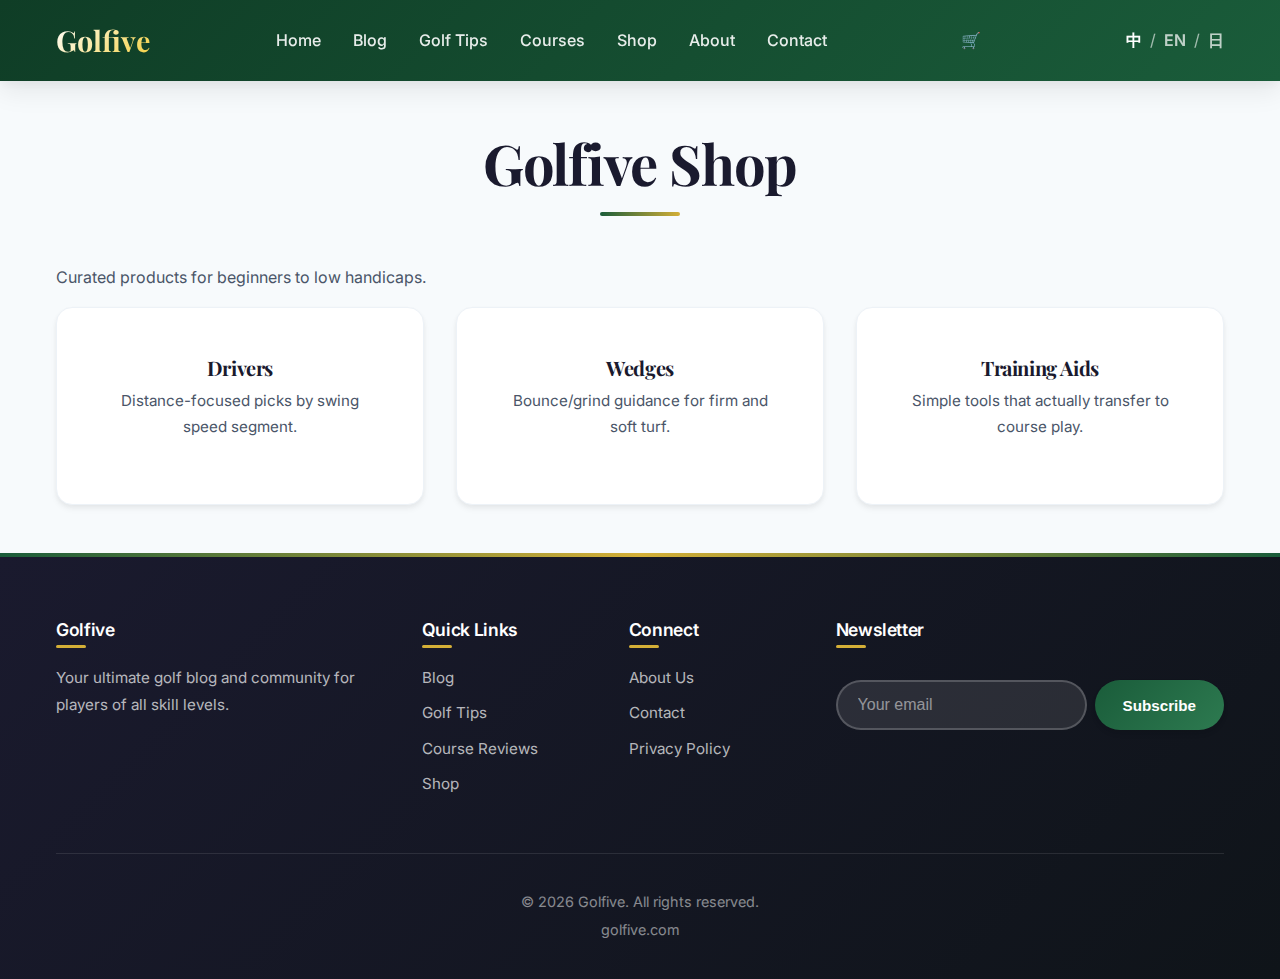
<file: shop/index.html>
<!DOCTYPE html>
<html lang="en">
<head>
  <meta charset="UTF-8">
  <meta name="viewport" content="width=device-width, initial-scale=1.0">
  <title>Shop | Golfive</title>
  <meta name="description" content="Shop - Golfive golf community and content.">
  <link rel="preconnect" href="https://fonts.googleapis.com">
  <link rel="preconnect" href="https://fonts.gstatic.com" crossorigin>
  <link href="https://fonts.googleapis.com/css2?family=Inter:wght@300;400;500;600;700&family=Playfair+Display:wght@400;500;600;700&display=swap" rel="stylesheet">
  <link rel="stylesheet" href="../CSS/style.css">
</head>
<body>
  <a href="#main-content" class="skip-link">Skip to main content</a>
  <header class="header" role="banner">
    <div class="container">
      <div class="nav-container">
        <a href="../" class="logo" aria-label="Golfive Home"><span class="logo-text">Golfive</span></a>
        <button id="mobile-menu-button" class="mobile-menu-btn" aria-expanded="false" aria-controls="main-nav"><span class="sr-only">Toggle menu</span><span>☰</span></button>
        <nav class="main-nav" id="main-nav" role="navigation">
          <ul id="mobile-menu" class="nav-menu">
            <li><a href="../" class="nav-link">Home</a></li>
            <li><a href="../blog/" class="nav-link">Blog</a></li>
            <li><a href="../tips/" class="nav-link">Golf Tips</a></li>
            <li><a href="../courses/" class="nav-link">Courses</a></li>
            <li><a href="../shop/" class="nav-link">Shop</a></li>
            <li><a href="../about/" class="nav-link">About</a></li>
            <li><a href="../contact/" class="nav-link">Contact</a></li>
          </ul>
        </nav>
        <div class="header-actions"><a href="../cart/" class="cart-icon" aria-label="Shopping cart">🛒</a></div>
      </div>
    </div>
  </header>
  <main id="main-content" role="main" class="section">
    <div class="container">
      <h1 class="section-title">Golfive Shop</h1>
      <p>Curated products for beginners to low handicaps.</p><div class='features-grid'>
<div class='feature-card'><h3 class='feature-title'>Drivers</h3><p class='feature-description'>Distance-focused picks by swing speed segment.</p></div>
<div class='feature-card'><h3 class='feature-title'>Wedges</h3><p class='feature-description'>Bounce/grind guidance for firm and soft turf.</p></div>
<div class='feature-card'><h3 class='feature-title'>Training Aids</h3><p class='feature-description'>Simple tools that actually transfer to course play.</p></div>
</div>
    </div>
  </main>
  <footer class="footer" role="contentinfo">
    <div class="container">
      <div class="footer-content">
        <div class="footer-section"><h4 class="footer-title">Golfive</h4><p>Your ultimate golf blog and community for players of all skill levels.</p></div>
        <div class="footer-section"><h4 class="footer-title">Quick Links</h4><ul class="footer-links"><li><a href="../blog/">Blog</a></li><li><a href="../tips/">Golf Tips</a></li><li><a href="../courses/">Course Reviews</a></li><li><a href="../shop/">Shop</a></li></ul></div>
        <div class="footer-section"><h4 class="footer-title">Connect</h4><ul class="footer-links"><li><a href="../about/">About Us</a></li><li><a href="../contact/">Contact</a></li><li><a href="../privacy/">Privacy Policy</a></li></ul></div>
        <div class="footer-section"><h4 class="footer-title">Newsletter</h4><form class="newsletter-form" id="newsletter-form"><input id="newsletter-email" type="email" class="newsletter-input" placeholder="Your email" required aria-label="Email for newsletter"><button type="submit" class="btn">Subscribe</button></form></div>
      </div>
      <div class="copyright"><p>&copy; 2026 Golfive. All rights reserved.</p><p>golfive.com</p></div>
    </div>
  </footer>
  <script src="../JS/main.js"></script>
</body>
</html>
</file>
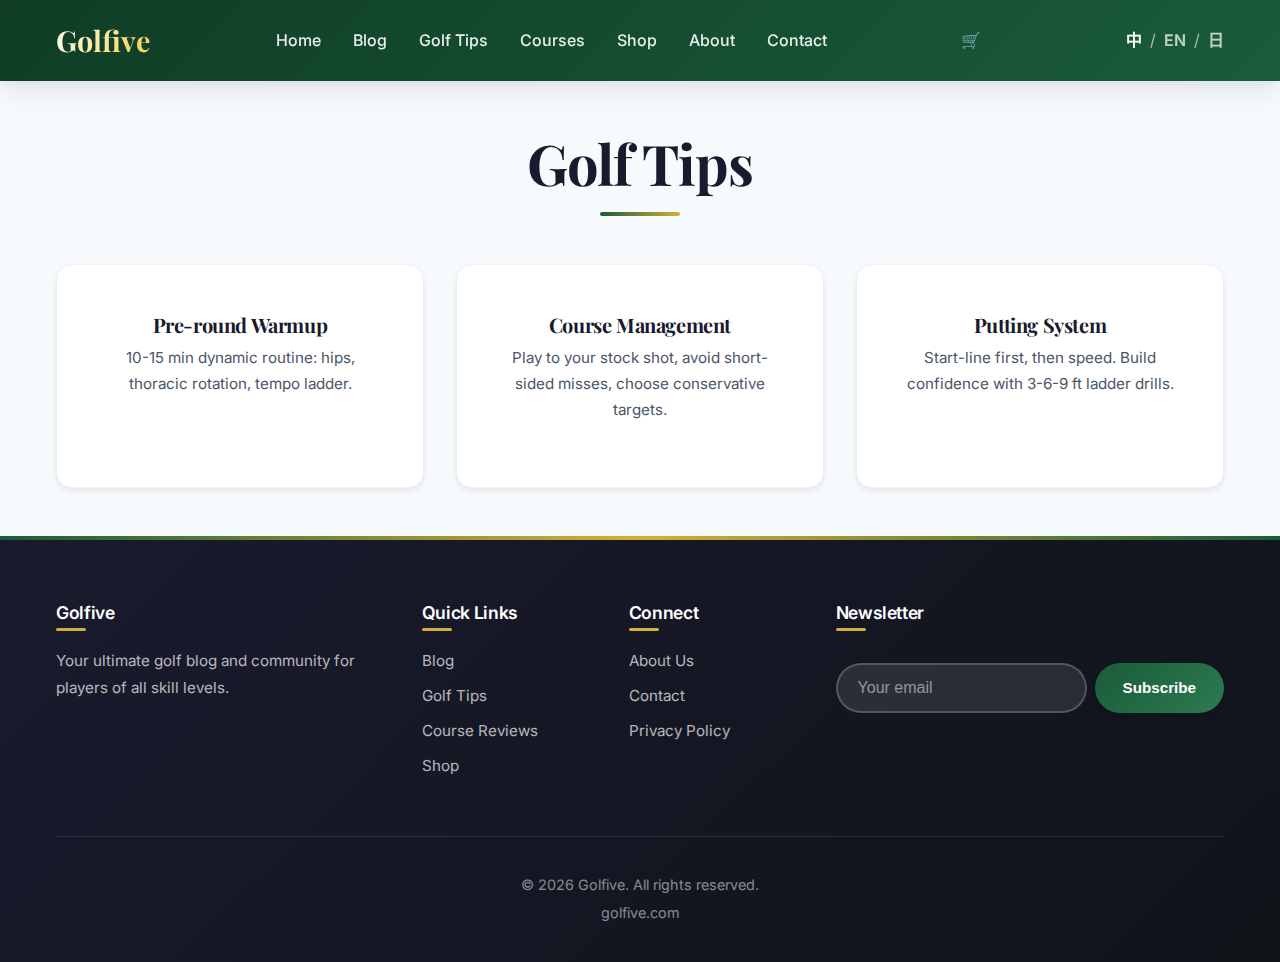
<file: tips/index.html>
<!DOCTYPE html>
<html lang="zh-CN">
<head>
  <meta charset="UTF-8">
  <meta name="viewport" content="width=device-width, initial-scale=1.0">
  <title>Golf Tips | Golfive</title>
  <meta name="description" content="Golf Tips - Golfive golf community and content.">
  <link rel="preconnect" href="https://fonts.googleapis.com">
  <link rel="preconnect" href="https://fonts.gstatic.com" crossorigin>
  <link href="https://fonts.googleapis.com/css2?family=Inter:wght@300;400;500;600;700&family=Playfair+Display:wght@400;500;600;700&display=swap" rel="stylesheet">
  <link rel="stylesheet" href="../CSS/style.css">
  <link rel="canonical" href="https://golfive.com/tips/">
  <meta property="og:title" content="Golfive">
  <meta property="og:description" content="Golfive golf community and content.">
  <meta property="og:type" content="website">
  <meta property="og:url" content="https://golfive.com/tips/">
  <link rel="alternate" hreflang="zh" href="https://golfive.com/tips/">
  <link rel="alternate" hreflang="en" href="https://golfive.com/en/tips/">
  <link rel="alternate" hreflang="ja" href="https://golfive.com/ja/tips/">
  <link rel="alternate" hreflang="x-default" href="https://golfive.com/tips/">
</head>
<body>
  <a href="#main-content" class="skip-link">Skip to main content</a>
  <header class="header" role="banner">
    <div class="container">
      <div class="nav-container">
        <a href="../" class="logo" aria-label="Golfive Home"><span class="logo-text">Golfive</span></a>
        <button id="mobile-menu-button" class="mobile-menu-btn" aria-expanded="false" aria-controls="main-nav"><span class="sr-only">Toggle menu</span><span>☰</span></button>
        <nav class="main-nav" id="main-nav" role="navigation">
          <ul id="mobile-menu" class="nav-menu">
            <li><a href="../" class="nav-link">Home</a></li>
            <li><a href="../blog/" class="nav-link">Blog</a></li>
            <li><a href="../tips/" class="nav-link">Golf Tips</a></li>
            <li><a href="../courses/" class="nav-link">Courses</a></li>
            <li><a href="../shop/" class="nav-link">Shop</a></li>
            <li><a href="../about/" class="nav-link">About</a></li>
            <li><a href="../contact/" class="nav-link">Contact</a></li>
          </ul>
        </nav>
        <div class="header-actions"><a href="../cart/" class="cart-icon" aria-label="Shopping cart">🛒</a></div>
      </div>
    </div>
  </header>
  <main id="main-content" role="main" class="section">
    <div class="container">
      <h1 class="section-title">Golf Tips</h1>
      <div class='features-grid'>
<div class='feature-card'><h3 class='feature-title'>Pre-round Warmup</h3><p class='feature-description'>10-15 min dynamic routine: hips, thoracic rotation, tempo ladder.</p></div>
<div class='feature-card'><h3 class='feature-title'>Course Management</h3><p class='feature-description'>Play to your stock shot, avoid short-sided misses, choose conservative targets.</p></div>
<div class='feature-card'><h3 class='feature-title'>Putting System</h3><p class='feature-description'>Start-line first, then speed. Build confidence with 3-6-9 ft ladder drills.</p></div>
</div>
    </div>
  </main>
  <footer class="footer" role="contentinfo">
    <div class="container">
      <div class="footer-content">
        <div class="footer-section"><h4 class="footer-title">Golfive</h4><p>Your ultimate golf blog and community for players of all skill levels.</p></div>
        <div class="footer-section"><h4 class="footer-title">Quick Links</h4><ul class="footer-links"><li><a href="../blog/">Blog</a></li><li><a href="../tips/">Golf Tips</a></li><li><a href="../courses/">Course Reviews</a></li><li><a href="../shop/">Shop</a></li></ul></div>
        <div class="footer-section"><h4 class="footer-title">Connect</h4><ul class="footer-links"><li><a href="../about/">About Us</a></li><li><a href="../contact/">Contact</a></li><li><a href="../privacy/">Privacy Policy</a></li></ul></div>
        <div class="footer-section"><h4 class="footer-title">Newsletter</h4><form name="newsletter" method="POST" data-netlify="true" action="../newsletter/success/" class="newsletter-form" id="newsletter-form"><input type="hidden" name="form-name" value="newsletter" /><input id="newsletter-email" name="email" type="email" class="newsletter-input" placeholder="Your email" required aria-label="Email for newsletter"><button type="submit" class="btn">Subscribe</button></form></div>
      </div>
      <div class="copyright"><p>&copy; 2026 Golfive. All rights reserved.</p><p>golfive.com</p></div>
    </div>
  </footer>
  <script src="../JS/main.js"></script>
</body>
</html>
</file>
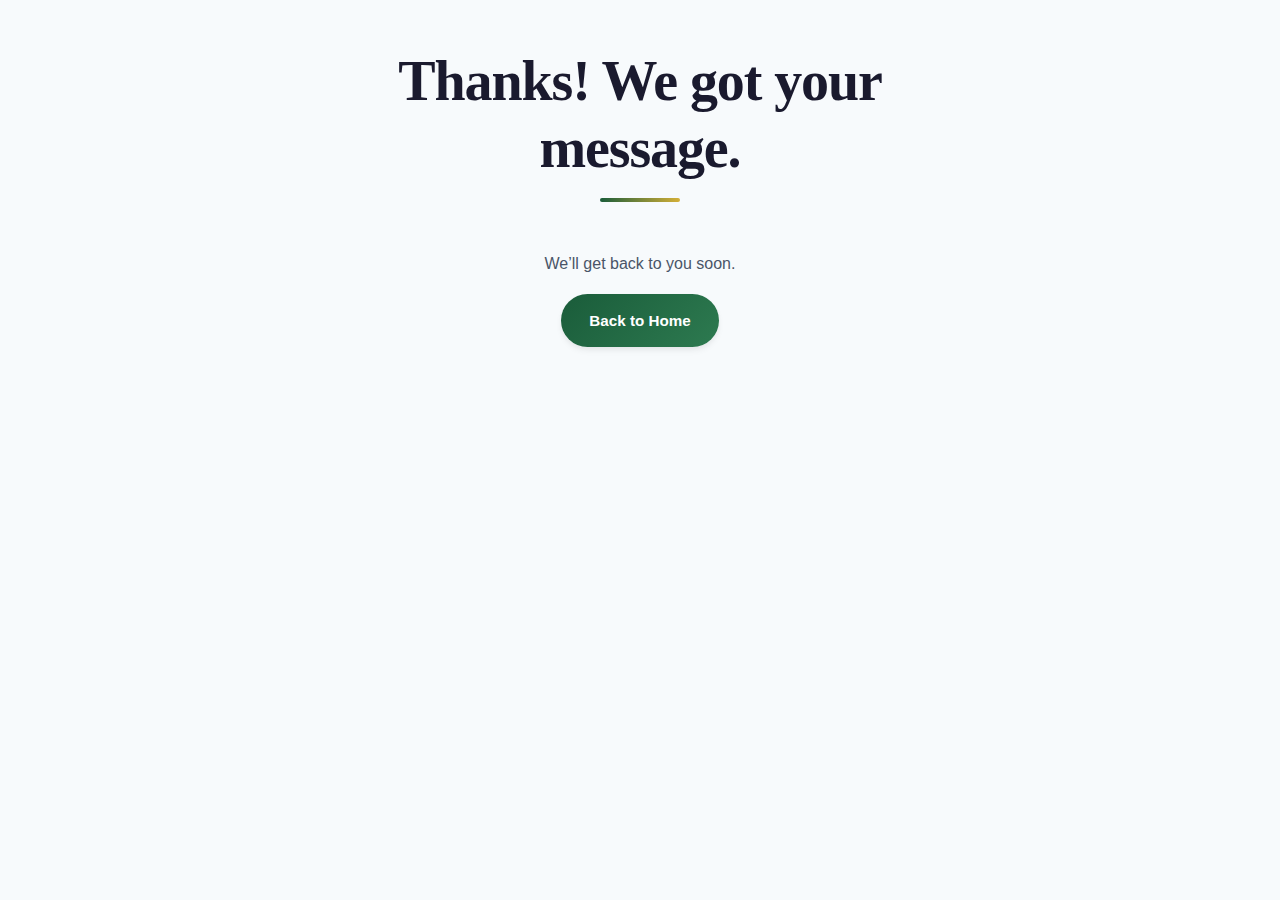
<file: contact/success/index.html>
<!DOCTYPE html>
<html lang="zh-CN">
<head>
  <meta charset="UTF-8" />
  <meta name="viewport" content="width=device-width, initial-scale=1.0" />
  <title>Message Sent | Golfive</title>
  <meta name="description" content="Your message has been submitted successfully." />
  <link rel="stylesheet" href="../../CSS/style.css" />
  <link rel="canonical" href="https://golfive.com/contact/success/">
  <meta property="og:title" content="Golfive">
  <meta property="og:description" content="Golfive golf community and content.">
  <meta property="og:type" content="website">
  <meta property="og:url" content="https://golfive.com/contact/success/">
  <link rel="alternate" hreflang="zh" href="https://golfive.com/contact/success/">
  <link rel="alternate" hreflang="en" href="https://golfive.com/en/contact/success/">
  <link rel="alternate" hreflang="ja" href="https://golfive.com/ja/contact/success/">
  <link rel="alternate" hreflang="x-default" href="https://golfive.com/contact/success/">
</head>
<body>
  <main class="section">
    <div class="container" style="text-align:center;max-width:720px;">
      <h1 class="section-title">Thanks! We got your message.</h1>
      <p>We’ll get back to you soon.</p>
      <p style="margin-top: 1rem;"><a class="btn" href="../../">Back to Home</a></p>
    </div>
  </main>
</body>
</html>
</file>
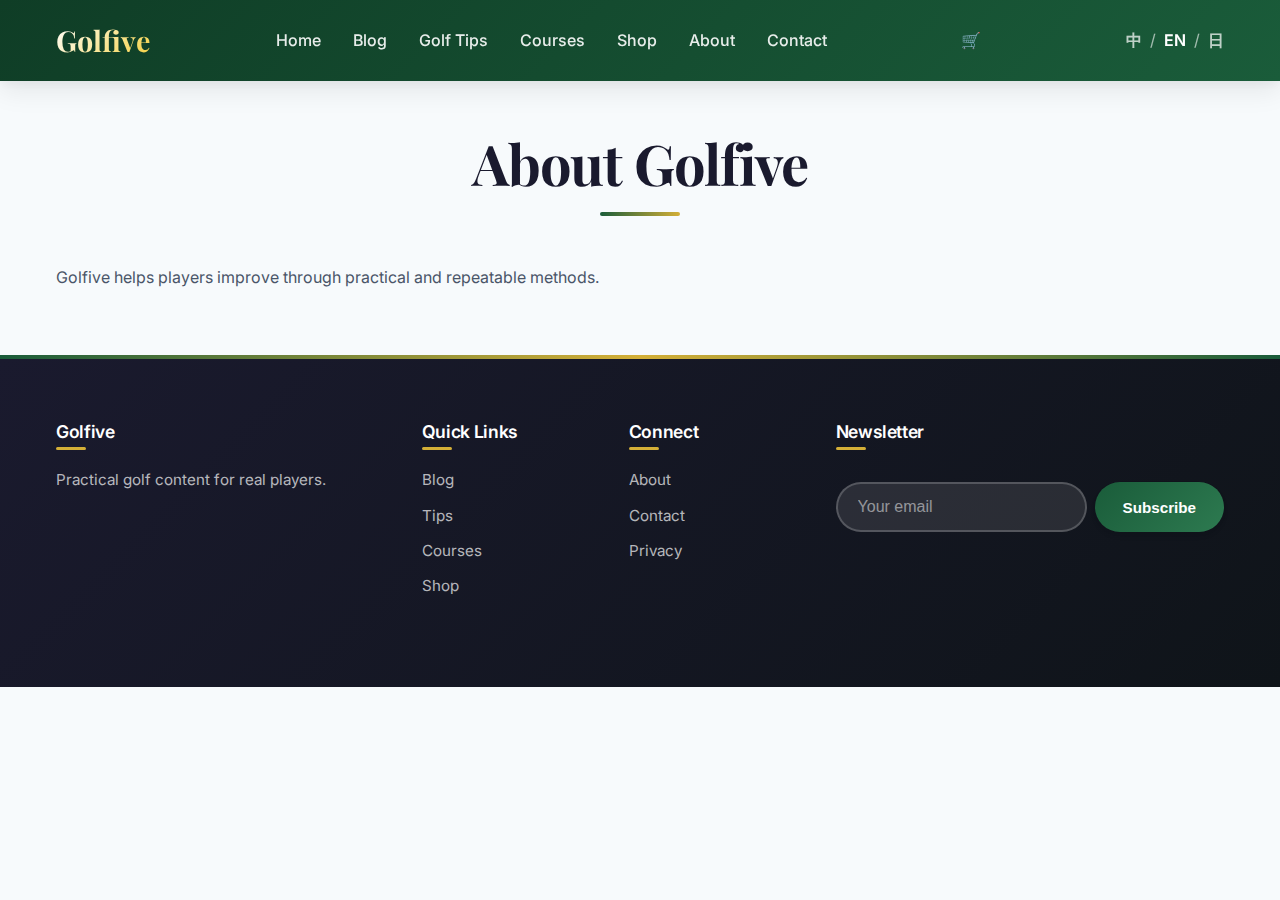
<file: en/about/index.html>
<!DOCTYPE html>
<html lang="en">
<head>
  <meta charset="UTF-8">
  <meta name="viewport" content="width=device-width, initial-scale=1.0">
  <title>About | Golfive</title>
  <meta name="description" content="About Golfive">
  <link rel="preconnect" href="https://fonts.googleapis.com">
  <link rel="preconnect" href="https://fonts.gstatic.com" crossorigin>
  <link href="https://fonts.googleapis.com/css2?family=Inter:wght@300;400;500;600;700&family=Playfair+Display:wght@400;500;600;700&display=swap" rel="stylesheet">
  <link rel="stylesheet" href="../../CSS/style.css">
  <link rel="canonical" href="https://golfive.com/en/">
</head>
<body>
  <a href="#main-content" class="skip-link">Skip to main content</a>
  <header class="header" role="banner">
    <div class="container"><div class="nav-container">
      <a href="../../" class="logo" aria-label="Golfive Home"><span class="logo-text">Golfive</span></a>
      <button id="mobile-menu-button" class="mobile-menu-btn" aria-expanded="false" aria-controls="main-nav"><span class="sr-only">Toggle menu</span><span>☰</span></button>
      <nav class="main-nav" id="main-nav" role="navigation">
        <ul id="mobile-menu" class="nav-menu">
          <li><a href="../../" class="nav-link">Home</a></li>
          <li><a href="../../blog/" class="nav-link">Blog</a></li>
          <li><a href="../../tips/" class="nav-link">Golf Tips</a></li>
          <li><a href="../../courses/" class="nav-link">Courses</a></li>
          <li><a href="../../shop/" class="nav-link">Shop</a></li>
          <li><a href="../../about/" class="nav-link">About</a></li>
          <li><a href="../../contact/" class="nav-link">Contact</a></li>
        </ul>
      </nav>
      <div class="header-actions"><a href="../../cart/" class="cart-icon" aria-label="Shopping cart">🛒</a></div>
    </div></div>
  </header>
  <main id="main-content" role="main" class="section"><div class="container"><h1 class="section-title">About Golfive</h1><p>Golfive helps players improve through practical and repeatable methods.</p></div></main>
  <footer class="footer" role="contentinfo"><div class="container"><div class="footer-content">
    <div class="footer-section"><h4 class="footer-title">Golfive</h4><p>Practical golf content for real players.</p></div>
    <div class="footer-section"><h4 class="footer-title">Quick Links</h4><ul class="footer-links"><li><a href="../../blog/">Blog</a></li><li><a href="../../tips/">Tips</a></li><li><a href="../../courses/">Courses</a></li><li><a href="../../shop/">Shop</a></li></ul></div>
    <div class="footer-section"><h4 class="footer-title">Connect</h4><ul class="footer-links"><li><a href="../../about/">About</a></li><li><a href="../../contact/">Contact</a></li><li><a href="../../privacy/">Privacy</a></li></ul></div>
    <div class="footer-section"><h4 class="footer-title">Newsletter</h4><form name="newsletter" method="POST" data-netlify="true" action="../../newsletter/success/" class="newsletter-form" id="newsletter-form"><input type="hidden" name="form-name" value="newsletter" /><input id="newsletter-email" name="email" type="email" class="newsletter-input" placeholder="Your email" required aria-label="Email for newsletter"><button type="submit" class="btn">Subscribe</button></form></div>
  </div></div></footer>
  <script src="../../JS/main.js"></script>
</body></html>
</file>
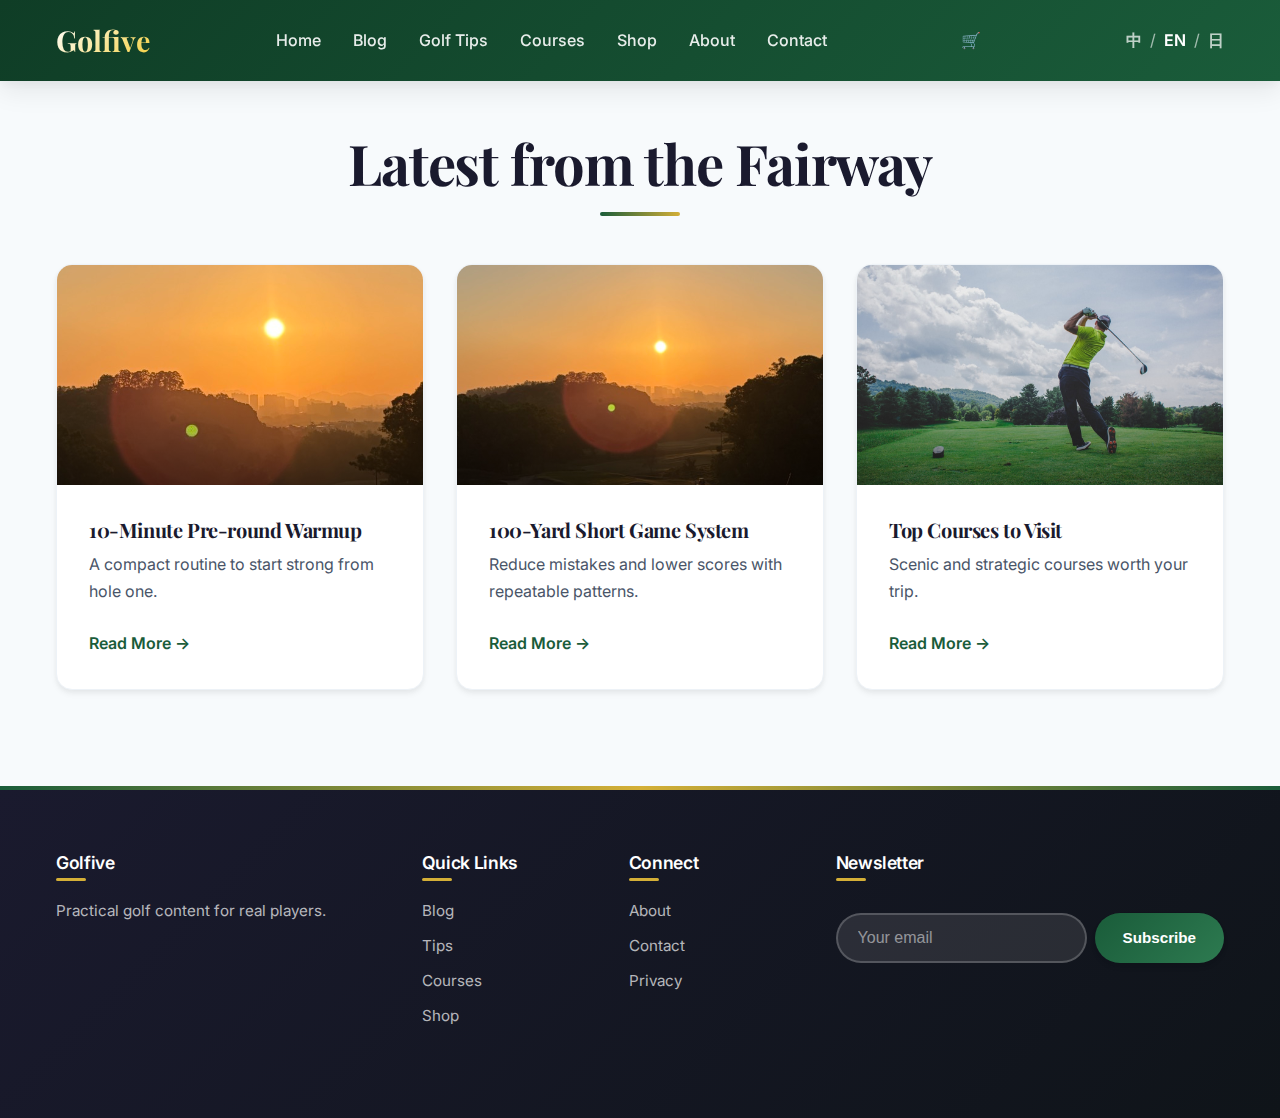
<file: en/blog/index.html>
<!DOCTYPE html>
<html lang="en">
<head>
  <meta charset="UTF-8">
  <meta name="viewport" content="width=device-width, initial-scale=1.0">
  <title>Blog | Golfive</title>
  <meta name="description" content="Golfive blog articles">
  <link rel="preconnect" href="https://fonts.googleapis.com">
  <link rel="preconnect" href="https://fonts.gstatic.com" crossorigin>
  <link href="https://fonts.googleapis.com/css2?family=Inter:wght@300;400;500;600;700&family=Playfair+Display:wght@400;500;600;700&display=swap" rel="stylesheet">
  <link rel="stylesheet" href="../../CSS/style.css">
  <link rel="canonical" href="https://golfive.com/en/">
  <link rel="alternate" hreflang="zh" href="https://golfive.com/blog/">
  <link rel="alternate" hreflang="en" href="https://golfive.com/en/blog/">
  <link rel="alternate" hreflang="ja" href="https://golfive.com/ja/blog/">
  <link rel="alternate" hreflang="x-default" href="https://golfive.com/blog/">
</head>
<body>
  <a href="#main-content" class="skip-link">Skip to main content</a>
  <header class="header" role="banner">
    <div class="container"><div class="nav-container">
      <a href="../../" class="logo" aria-label="Golfive Home"><span class="logo-text">Golfive</span></a>
      <button id="mobile-menu-button" class="mobile-menu-btn" aria-expanded="false" aria-controls="main-nav"><span class="sr-only">Toggle menu</span><span>☰</span></button>
      <nav class="main-nav" id="main-nav" role="navigation">
        <ul id="mobile-menu" class="nav-menu">
          <li><a href="../../" class="nav-link">Home</a></li>
          <li><a href="../../blog/" class="nav-link">Blog</a></li>
          <li><a href="../../tips/" class="nav-link">Golf Tips</a></li>
          <li><a href="../../courses/" class="nav-link">Courses</a></li>
          <li><a href="../../shop/" class="nav-link">Shop</a></li>
          <li><a href="../../about/" class="nav-link">About</a></li>
          <li><a href="../../contact/" class="nav-link">Contact</a></li>
        </ul>
      </nav>
      <div class="header-actions"><a href="../../cart/" class="cart-icon" aria-label="Shopping cart">🛒</a></div>
    </div></div>
  </header>
  <main id="main-content" role="main" class="section"><div class="container"><h1 class="section-title">Latest from the Fairway</h1><div class='blog-grid'>
<article class='blog-post'><a class='post-image' href='../posts/warmup-10min/'><img src='../../images/user-hero-bg.jpg' alt='Warmup'></a><div class='post-content'><h3 class='post-title'><a href='../posts/warmup-10min/'>10-Minute Pre-round Warmup</a></h3><p class='post-excerpt'>A compact routine to start strong from hole one.</p><a class='read-more' href='../posts/warmup-10min/'>Read More</a></div></article>
<article class='blog-post'><a class='post-image' href='../posts/short-game/'><img src='../../images/user-post-2.jpg' alt='Short game'></a><div class='post-content'><h3 class='post-title'><a href='../posts/short-game/'>100-Yard Short Game System</a></h3><p class='post-excerpt'>Reduce mistakes and lower scores with repeatable patterns.</p><a class='read-more' href='../posts/short-game/'>Read More</a></div></article>
<article class='blog-post'><a class='post-image' href='../posts/top-courses/'><img src='../../images/post-course.jpg' alt='Courses'></a><div class='post-content'><h3 class='post-title'><a href='../posts/top-courses/'>Top Courses to Visit</a></h3><p class='post-excerpt'>Scenic and strategic courses worth your trip.</p><a class='read-more' href='../posts/top-courses/'>Read More</a></div></article>
</div></div></main>
  <footer class="footer" role="contentinfo"><div class="container"><div class="footer-content">
    <div class="footer-section"><h4 class="footer-title">Golfive</h4><p>Practical golf content for real players.</p></div>
    <div class="footer-section"><h4 class="footer-title">Quick Links</h4><ul class="footer-links"><li><a href="../../blog/">Blog</a></li><li><a href="../../tips/">Tips</a></li><li><a href="../../courses/">Courses</a></li><li><a href="../../shop/">Shop</a></li></ul></div>
    <div class="footer-section"><h4 class="footer-title">Connect</h4><ul class="footer-links"><li><a href="../../about/">About</a></li><li><a href="../../contact/">Contact</a></li><li><a href="../../privacy/">Privacy</a></li></ul></div>
    <div class="footer-section"><h4 class="footer-title">Newsletter</h4><form name="newsletter" method="POST" data-netlify="true" action="../../newsletter/success/" class="newsletter-form" id="newsletter-form"><input type="hidden" name="form-name" value="newsletter" /><input id="newsletter-email" name="email" type="email" class="newsletter-input" placeholder="Your email" required aria-label="Email for newsletter"><button type="submit" class="btn">Subscribe</button></form></div>
  </div></div></footer>
  <script src="../../JS/main.js"></script>
</body></html>
</file>
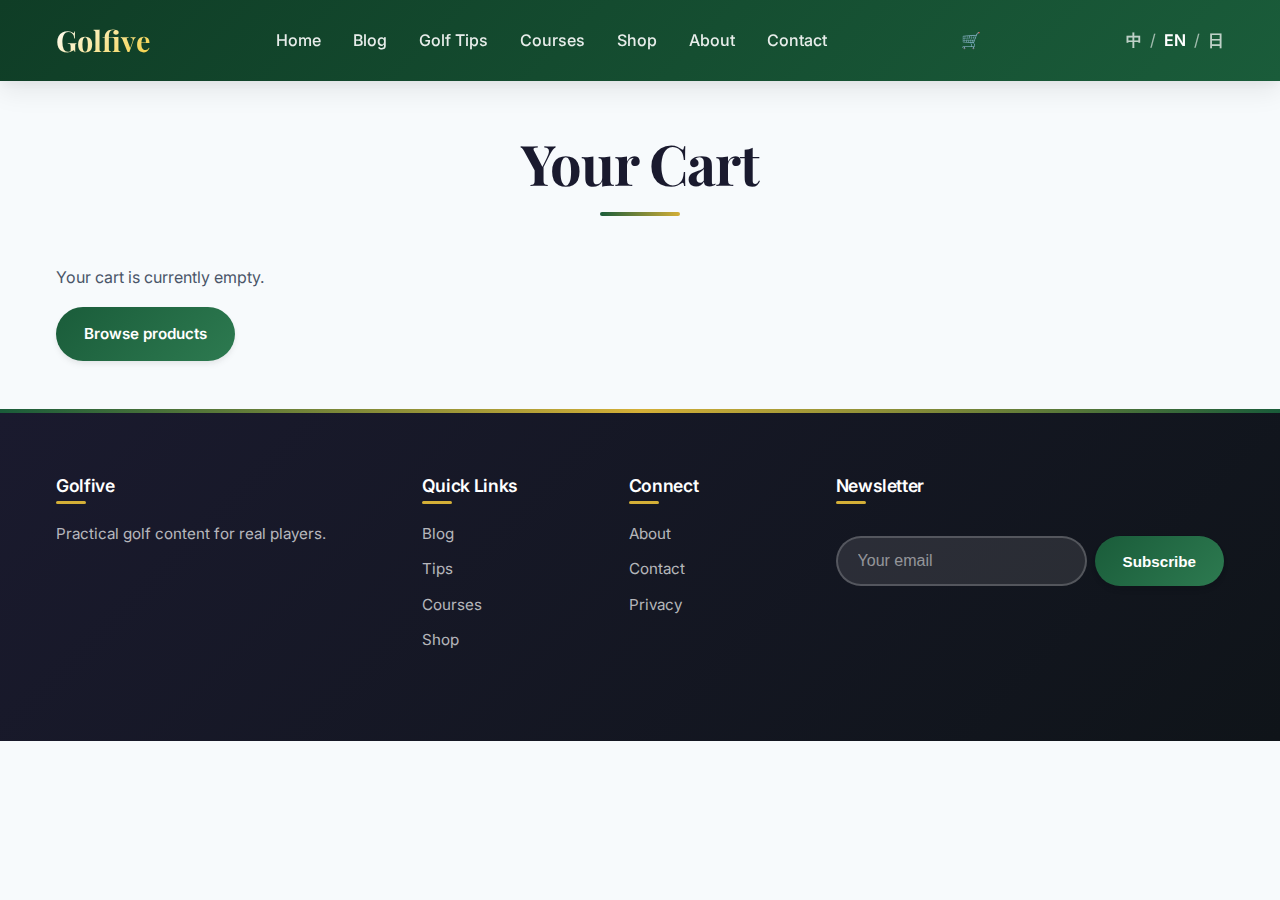
<file: en/cart/index.html>
<!DOCTYPE html>
<html lang="en">
<head>
  <meta charset="UTF-8">
  <meta name="viewport" content="width=device-width, initial-scale=1.0">
  <title>Cart | Golfive</title>
  <meta name="description" content="Your cart">
  <link rel="preconnect" href="https://fonts.googleapis.com">
  <link rel="preconnect" href="https://fonts.gstatic.com" crossorigin>
  <link href="https://fonts.googleapis.com/css2?family=Inter:wght@300;400;500;600;700&family=Playfair+Display:wght@400;500;600;700&display=swap" rel="stylesheet">
  <link rel="stylesheet" href="../../CSS/style.css">
  <link rel="canonical" href="https://golfive.com/en/">
</head>
<body>
  <a href="#main-content" class="skip-link">Skip to main content</a>
  <header class="header" role="banner">
    <div class="container"><div class="nav-container">
      <a href="../../" class="logo" aria-label="Golfive Home"><span class="logo-text">Golfive</span></a>
      <button id="mobile-menu-button" class="mobile-menu-btn" aria-expanded="false" aria-controls="main-nav"><span class="sr-only">Toggle menu</span><span>☰</span></button>
      <nav class="main-nav" id="main-nav" role="navigation">
        <ul id="mobile-menu" class="nav-menu">
          <li><a href="../../" class="nav-link">Home</a></li>
          <li><a href="../../blog/" class="nav-link">Blog</a></li>
          <li><a href="../../tips/" class="nav-link">Golf Tips</a></li>
          <li><a href="../../courses/" class="nav-link">Courses</a></li>
          <li><a href="../../shop/" class="nav-link">Shop</a></li>
          <li><a href="../../about/" class="nav-link">About</a></li>
          <li><a href="../../contact/" class="nav-link">Contact</a></li>
        </ul>
      </nav>
      <div class="header-actions"><a href="../../cart/" class="cart-icon" aria-label="Shopping cart">🛒</a></div>
    </div></div>
  </header>
  <main id="main-content" role="main" class="section"><div class="container"><h1 class="section-title">Your Cart</h1><p>Your cart is currently empty.</p><a class='btn' href='../shop/'>Browse products</a></div></main>
  <footer class="footer" role="contentinfo"><div class="container"><div class="footer-content">
    <div class="footer-section"><h4 class="footer-title">Golfive</h4><p>Practical golf content for real players.</p></div>
    <div class="footer-section"><h4 class="footer-title">Quick Links</h4><ul class="footer-links"><li><a href="../../blog/">Blog</a></li><li><a href="../../tips/">Tips</a></li><li><a href="../../courses/">Courses</a></li><li><a href="../../shop/">Shop</a></li></ul></div>
    <div class="footer-section"><h4 class="footer-title">Connect</h4><ul class="footer-links"><li><a href="../../about/">About</a></li><li><a href="../../contact/">Contact</a></li><li><a href="../../privacy/">Privacy</a></li></ul></div>
    <div class="footer-section"><h4 class="footer-title">Newsletter</h4><form name="newsletter" method="POST" data-netlify="true" action="../../newsletter/success/" class="newsletter-form" id="newsletter-form"><input type="hidden" name="form-name" value="newsletter" /><input id="newsletter-email" name="email" type="email" class="newsletter-input" placeholder="Your email" required aria-label="Email for newsletter"><button type="submit" class="btn">Subscribe</button></form></div>
  </div></div></footer>
  <script src="../../JS/main.js"></script>
</body></html>
</file>
<file: CSS/style.css>
/* 
Golfive - Modern Golf Blog CSS v2.0
Enhanced design with premium effects and animations
Last updated: Feb 2025
*/

/* ===== BASE STYLES & VARIABLES ===== */
:root {
  /* Enhanced Color Palette - Golf-inspired with modern tones */
  --primary-green: #1a5c3a;
  --primary-green-dark: #0f3d26;
  --primary-green-light: #2d7a50;
  --accent-gold: #d4af37;
  --accent-gold-light: #f4d03f;
  --accent-gold-dark: #b8941d;
  --text-primary: #1a1a2e;
  --text-secondary: #4a5568;
  --text-muted: #718096;
  --background-light: #f7fafc;
  --background-white: #ffffff;
  --background-cream: #fdfbf7;
  --border-color: #e2e8f0;
  --border-light: #edf2f7;
  
  /* Enhanced Shadows - More depth */
  --shadow-sm: 0 1px 3px rgba(0,0,0,0.05);
  --shadow-light: 0 4px 6px rgba(0,0,0,0.05), 0 2px 4px rgba(0,0,0,0.03);
  --shadow-medium: 0 10px 25px rgba(0,0,0,0.08), 0 4px 10px rgba(0,0,0,0.04);
  --shadow-large: 0 20px 40px rgba(0,0,0,0.12), 0 8px 16px rgba(0,0,0,0.06);
  --shadow-glow: 0 0 40px rgba(26, 92, 58, 0.15);
  
  /* Typography */
  --font-primary: 'Inter', -apple-system, BlinkMacSystemFont, 'Segoe UI', Roboto, sans-serif;
  --font-secondary: 'Playfair Display', Georgia, serif;
  
  /* Spacing - Enhanced scale */
  --spacing-xs: 0.25rem;
  --spacing-sm: 0.5rem;
  --spacing-md: 1rem;
  --spacing-lg: 1.5rem;
  --spacing-xl: 2rem;
  --spacing-2xl: 3rem;
  --spacing-3xl: 4rem;
  --spacing-4xl: 6rem;
  
  /* Transitions */
  --transition-fast: 150ms ease;
  --transition-base: 300ms ease;
  --transition-slow: 500ms ease;
  
  /* Border Radius */
  --radius-sm: 6px;
  --radius-md: 12px;
  --radius-lg: 16px;
  --radius-xl: 24px;
  --radius-full: 9999px;
  
  /* Breakpoints */
  --breakpoint-mobile: 480px;
  --breakpoint-tablet: 768px;
  --breakpoint-desktop: 1024px;
  --breakpoint-large: 1200px;
}

/* ===== RESET & BASE STYLES ===== */
* {
  margin: 0;
  padding: 0;
  box-sizing: border-box;
}

html {
  scroll-behavior: smooth;
  -webkit-font-smoothing: antialiased;
  -moz-osx-font-smoothing: grayscale;
}

body {
  font-family: var(--font-primary);
  line-height: 1.7;
  color: var(--text-primary);
  background-color: var(--background-light);
  min-height: 100vh;
  overflow-x: hidden;
}

/* Selection styling */
::selection {
  background: var(--primary-green);
  color: white;
}

/* Custom scrollbar */
::-webkit-scrollbar {
  width: 8px;
}

::-webkit-scrollbar-track {
  background: var(--background-light);
}

::-webkit-scrollbar-thumb {
  background: var(--primary-green-light);
  border-radius: var(--radius-full);
}

::-webkit-scrollbar-thumb:hover {
  background: var(--primary-green);
}

/* ===== TYPOGRAPHY ===== */
h1, h2, h3, h4, h5, h6 {
  font-family: var(--font-secondary);
  font-weight: 700;
  line-height: 1.2;
  margin-bottom: var(--spacing-md);
  letter-spacing: -0.02em;
}

h1 { font-size: clamp(2rem, 5vw, 3.5rem); }
h2 { font-size: clamp(1.75rem, 4vw, 2.5rem); }
h3 { font-size: clamp(1.25rem, 3vw, 1.75rem); }
h4 { font-size: clamp(1.1rem, 2vw, 1.25rem); }

p {
  margin-bottom: var(--spacing-md);
  color: var(--text-secondary);
}

a {
  text-decoration: none;
  color: var(--primary-green);
  transition: all var(--transition-fast);
}

a:hover {
  color: var(--primary-green-dark);
}

/* Enhanced text utilities */
.text-gradient {
  background: linear-gradient(135deg, var(--primary-green) 0%, var(--accent-gold) 100%);
  -webkit-background-clip: text;
  -webkit-text-fill-color: transparent;
  background-clip: text;
}

.text-center { text-align: center; }
.text-muted { color: var(--text-muted); }

/* ===== LAYOUT UTILITIES ===== */
.container {
  max-width: 1200px;
  margin: 0 auto;
  padding: 0 var(--spacing-md);
}

.section {
  padding: var(--spacing-2xl) 0;
}

.section-header {
  display: flex;
  justify-content: space-between;
  align-items: center;
  margin-bottom: var(--spacing-2xl);
  flex-wrap: wrap;
  gap: var(--spacing-md);
}

.section-title {
  text-align: center;
  margin-bottom: var(--spacing-2xl);
  position: relative;
}

.section-title::after {
  content: '';
  display: block;
  width: 80px;
  height: 4px;
  background: linear-gradient(90deg, var(--primary-green), var(--accent-gold));
  margin: var(--spacing-md) auto 0;
  border-radius: var(--radius-full);
}

.view-all {
  color: var(--primary-green);
  font-weight: 600;
  display: inline-flex;
  align-items: center;
  gap: var(--spacing-xs);
  transition: all var(--transition-fast);
}

.view-all:hover {
  color: var(--primary-green-dark);
  gap: var(--spacing-sm);
}

.btn {
  display: inline-flex;
  align-items: center;
  justify-content: center;
  gap: var(--spacing-sm);
  padding: 14px 28px;
  background: linear-gradient(135deg, var(--primary-green) 0%, var(--primary-green-light) 100%);
  color: white;
  border: none;
  border-radius: var(--radius-full);
  font-weight: 600;
  font-size: 0.95rem;
  cursor: pointer;
  transition: all var(--transition-base);
  text-align: center;
  box-shadow: var(--shadow-light);
  position: relative;
  overflow: hidden;
}

.btn::before {
  content: '';
  position: absolute;
  top: 0;
  left: -100%;
  width: 100%;
  height: 100%;
  background: linear-gradient(90deg, transparent, rgba(255,255,255,0.2), transparent);
  transition: left var(--transition-slow);
}

.btn:hover::before {
  left: 100%;
}

.btn:hover {
  background: linear-gradient(135deg, var(--primary-green-dark) 0%, var(--primary-green) 100%);
  transform: translateY(-3px);
  box-shadow: var(--shadow-medium);
}

.btn:active {
  transform: translateY(-1px);
}

.btn-outline {
  background: transparent;
  border: 2px solid var(--primary-green);
  color: var(--primary-green);
}

.btn-outline:hover {
  background: var(--primary-green);
  color: white;
  border-color: var(--primary-green);
}

.btn-gold {
  background: linear-gradient(135deg, var(--accent-gold) 0%, var(--accent-gold-light) 100%);
  color: var(--text-primary);
}

.btn-gold:hover {
  background: linear-gradient(135deg, var(--accent-gold-dark) 0%, var(--accent-gold) 100%);
}

/* ===== HEADER & NAVIGATION ===== */
.header {
  background: linear-gradient(135deg, var(--primary-green), var(--primary-green-dark));
  color: white;
  padding: 1rem 0;
  position: sticky;
  top: 0;
  z-index: 1000;
  box-shadow: var(--shadow-medium);
}

.nav-container {
  display: flex;
  justify-content: space-between;
  align-items: center;
}

.logo {
  font-family: var(--font-secondary);
  font-size: 1.8rem;
  font-weight: bold;
  color: white;
  text-decoration: none;
}

.logo span {
  color: var(--accent-gold);
}

.nav-menu {
  display: flex;
  list-style: none;
  gap: var(--spacing-lg);
}

.nav-link {
  color: white;
  font-weight: 500;
  padding: 0.5rem 0;
  position: relative;
}

.nav-link:after {
  content: '';
  position: absolute;
  bottom: 0;
  left: 0;
  width: 0;
  height: 2px;
  background: var(--accent-gold);
  transition: width 0.3s ease;
}

.nav-link:hover:after {
  width: 100%;
}

.mobile-menu-btn {
  display: none;
  background: none;
  border: none;
  color: white;
  font-size: 1.5rem;
  cursor: pointer;
}

/* ===== HERO SECTION ===== */
.hero {
  background: linear-gradient(135deg, var(--primary-green-dark) 0%, var(--primary-green) 50%, var(--primary-green-light) 100%);
  color: white;
  text-align: center;
  padding: var(--spacing-4xl) 0;
  margin-bottom: var(--spacing-2xl);
  position: relative;
  overflow: hidden;
}

.hero::before {
  content: '';
  position: absolute;
  top: 0;
  left: 0;
  right: 0;
  bottom: 0;
  background: 
    radial-gradient(circle at 20% 80%, rgba(212, 175, 55, 0.1) 0%, transparent 50%),
    radial-gradient(circle at 80% 20%, rgba(255, 255, 255, 0.05) 0%, transparent 40%);
  pointer-events: none;
}

.hero::after {
  content: '';
  position: absolute;
  bottom: 0;
  left: 0;
  right: 0;
  height: 100px;
  background: linear-gradient(to top, var(--background-light), transparent);
  pointer-events: none;
}

.hero-content {
  max-width: 900px;
  margin: 0 auto;
  position: relative;
  z-index: 1;
}

.hero-title {
  font-size: clamp(2.5rem, 6vw, 4rem);
  margin-bottom: var(--spacing-lg);
  color: white;
  text-shadow: 0 2px 20px rgba(0,0,0,0.2);
  animation: fadeInUp 0.8s ease-out;
}

.hero-subtitle {
  font-size: clamp(1.1rem, 2.5vw, 1.4rem);
  opacity: 0.95;
  margin-bottom: var(--spacing-2xl);
  max-width: 600px;
  margin-left: auto;
  margin-right: auto;
  animation: fadeInUp 0.8s ease-out 0.2s both;
  color: rgba(255, 255, 255, 0.9);
}

.hero-buttons {
  display: flex;
  gap: var(--spacing-md);
  justify-content: center;
  flex-wrap: wrap;
  animation: fadeInUp 0.8s ease-out 0.4s both;
}

.hero-buttons .btn {
  min-width: 180px;
}

@keyframes fadeInUp {
  from {
    opacity: 0;
    transform: translateY(30px);
  }
  to {
    opacity: 1;
    transform: translateY(0);
  }
}

/* ===== BLOG POSTS ===== */
.blog-grid {
  display: grid;
  grid-template-columns: repeat(auto-fill, minmax(340px, 1fr));
  gap: var(--spacing-xl);
  margin-bottom: var(--spacing-2xl);
}

.blog-post {
  background: var(--background-white);
  border-radius: var(--radius-lg);
  overflow: hidden;
  box-shadow: var(--shadow-light);
  transition: all var(--transition-base);
  border: 1px solid var(--border-light);
  display: flex;
  flex-direction: column;
  height: 100%;
}

.blog-post:hover {
  transform: translateY(-8px);
  box-shadow: var(--shadow-large);
  border-color: var(--border-color);
}

.blog-post:hover .post-image img {
  transform: scale(1.05);
}

.post-image {
  height: 220px;
  background: linear-gradient(135deg, var(--primary-green-light), var(--accent-gold));
  display: flex;
  align-items: center;
  justify-content: center;
  overflow: hidden;
  position: relative;
}

.post-image::after {
  content: '';
  position: absolute;
  top: 0;
  left: 0;
  right: 0;
  bottom: 0;
  background: linear-gradient(to bottom, transparent 60%, rgba(0,0,0,0.4));
  pointer-events: none;
}

.post-image img {
  width: 100%;
  height: 100%;
  object-fit: cover;
  transition: transform var(--transition-slow);
}

.post-content {
  padding: var(--spacing-xl);
  display: flex;
  flex-direction: column;
  flex: 1;
}

.post-meta {
  display: flex;
  gap: var(--spacing-md);
  color: var(--text-muted);
  font-size: 0.85rem;
  margin-bottom: var(--spacing-sm);
  font-weight: 500;
}

.post-meta time {
  display: flex;
  align-items: center;
  gap: var(--spacing-xs);
}

.post-meta time::before {
  content: '📅';
  font-size: 0.9em;
}

.post-author {
  display: flex;
  align-items: center;
  gap: var(--spacing-xs);
}

.post-author::before {
  content: '✍️';
  font-size: 0.9em;
}

.post-title {
  color: var(--text-primary);
  margin-bottom: var(--spacing-sm);
  font-size: 1.25rem;
  line-height: 1.3;
}

.post-title a {
  color: inherit;
  transition: color var(--transition-fast);
}

.post-title a:hover {
  color: var(--primary-green);
}

.post-excerpt {
  color: var(--text-secondary);
  margin-bottom: var(--spacing-lg);
  line-height: 1.7;
  flex: 1;
}

.read-more {
  color: var(--primary-green);
  font-weight: 600;
  display: inline-flex;
  align-items: center;
  gap: var(--spacing-xs);
  margin-top: auto;
  transition: all var(--transition-fast);
}

.read-more::after {
  content: '→';
  transition: transform var(--transition-fast);
}

.read-more:hover {
  color: var(--primary-green-dark);
  gap: var(--spacing-sm);
}

.read-more:hover::after {
  transform: translateX(4px);
}

/* ===== FEATURES SECTION ===== */
.features {
  margin-bottom: var(--spacing-2xl);
}

.features-grid {
  display: grid;
  grid-template-columns: repeat(auto-fit, minmax(280px, 1fr));
  gap: var(--spacing-xl);
}

.feature-card {
  background: var(--background-white);
  border-radius: var(--radius-lg);
  padding: var(--spacing-2xl);
  text-align: center;
  box-shadow: var(--shadow-light);
  border: 1px solid var(--border-light);
  transition: all var(--transition-base);
  position: relative;
  overflow: hidden;
}

.feature-card::before {
  content: '';
  position: absolute;
  top: 0;
  left: 0;
  right: 0;
  height: 4px;
  background: linear-gradient(90deg, var(--primary-green), var(--accent-gold));
  transform: scaleX(0);
  transition: transform var(--transition-base);
}

.feature-card:hover {
  transform: translateY(-5px);
  box-shadow: var(--shadow-medium);
}

.feature-card:hover::before {
  transform: scaleX(1);
}

.feature-icon {
  width: 80px;
  height: 80px;
  background: linear-gradient(135deg, var(--primary-green) 0%, var(--primary-green-light) 100%);
  border-radius: var(--radius-xl);
  display: flex;
  align-items: center;
  justify-content: center;
  margin: 0 auto var(--spacing-lg);
  color: white;
  box-shadow: 0 8px 20px rgba(26, 92, 58, 0.3);
  transition: all var(--transition-base);
}

.feature-card:hover .feature-icon {
  transform: scale(1.1) rotate(5deg);
  box-shadow: 0 12px 30px rgba(26, 92, 58, 0.4);
}

.feature-icon svg {
  width: 36px;
  height: 36px;
}

.feature-title {
  font-size: 1.25rem;
  margin-bottom: var(--spacing-sm);
  color: var(--text-primary);
}

.feature-description {
  color: var(--text-secondary);
  font-size: 0.95rem;
  line-height: 1.7;
}

/* ===== NEWSLETTER ===== */
.newsletter-form {
  display: flex;
  max-width: 450px;
  gap: var(--spacing-sm);
}

.newsletter-input {
  flex: 1;
  padding: 14px 20px;
  border: 2px solid var(--border-color);
  border-radius: var(--radius-full);
  font-size: 1rem;
  transition: all var(--transition-fast);
  background: var(--background-white);
}

.newsletter-input:focus {
  outline: none;
  border-color: var(--primary-green);
  box-shadow: 0 0 0 4px rgba(26, 92, 58, 0.1);
}

.newsletter-input::placeholder {
  color: var(--text-muted);
}

/* ===== FOOTER ===== */
.footer {
  background: linear-gradient(135deg, var(--text-primary) 0%, #0f1419 100%);
  color: white;
  padding: var(--spacing-3xl) 0 var(--spacing-xl);
  position: relative;
  overflow: hidden;
}

.footer::before {
  content: '';
  position: absolute;
  top: 0;
  left: 0;
  right: 0;
  height: 4px;
  background: linear-gradient(90deg, var(--primary-green), var(--accent-gold), var(--primary-green));
}

.footer-content {
  display: grid;
  grid-template-columns: 2fr repeat(3, 1fr);
  gap: var(--spacing-2xl);
  margin-bottom: var(--spacing-2xl);
}

@media (max-width: 768px) {
  .footer-content {
    grid-template-columns: 1fr 1fr;
  }
}

@media (max-width: 480px) {
  .footer-content {
    grid-template-columns: 1fr;
  }
}

.footer-section:first-child {
  max-width: 300px;
}

.footer-title {
  color: white;
  margin-bottom: var(--spacing-lg);
  font-size: 1.1rem;
  font-weight: 600;
  font-family: var(--font-primary);
  position: relative;
  display: inline-block;
}

.footer-title::after {
  content: '';
  position: absolute;
  bottom: -8px;
  left: 0;
  width: 30px;
  height: 3px;
  background: var(--accent-gold);
  border-radius: var(--radius-full);
}

.footer-section p {
  color: rgba(255, 255, 255, 0.7);
  font-size: 0.95rem;
  line-height: 1.8;
}

.footer-links {
  list-style: none;
}

.footer-links li {
  margin-bottom: var(--spacing-sm);
}

.footer-links a {
  color: rgba(255, 255, 255, 0.7);
  font-size: 0.95rem;
  transition: all var(--transition-fast);
  display: inline-block;
}

.footer-links a:hover {
  color: var(--accent-gold);
  transform: translateX(4px);
}

.footer .newsletter-form {
  margin-top: var(--spacing-md);
}

.footer .newsletter-input {
  background: rgba(255, 255, 255, 0.1);
  border-color: rgba(255, 255, 255, 0.2);
  color: white;
}

.footer .newsletter-input::placeholder {
  color: rgba(255, 255, 255, 0.5);
}

.footer .newsletter-input:focus {
  background: rgba(255, 255, 255, 0.15);
  border-color: var(--accent-gold);
}

.copyright {
  text-align: center;
  padding-top: var(--spacing-xl);
  border-top: 1px solid rgba(255, 255, 255, 0.1);
  color: rgba(255, 255, 255, 0.5);
  font-size: 0.9rem;
}

.copyright p {
  color: inherit;
  margin: var(--spacing-xs) 0;
}

/* ===== E-COMMERCE READY CLASSES ===== */
/* These will be useful when you add shop functionality */
.product-card {
  background: var(--background-white);
  border-radius: 12px;
  overflow: hidden;
  box-shadow: var(--shadow-light);
  transition: transform 0.3s ease;
}

.product-card:hover {
  transform: translateY(-5px);
}

.product-image {
  height: 200px;
  background: var(--background-light);
  display: flex;
  align-items: center;
  justify-content: center;
}

.product-info {
  padding: var(--spacing-md);
}

.product-price {
  font-weight: bold;
  color: var(--primary-green);
  font-size: 1.2rem;
  margin: var(--spacing-xs) 0;
}

.add-to-cart {
  width: 100%;
  padding: 10px;
  background: var(--primary-green);
  color: white;
  border: none;
  border-radius: 6px;
  font-weight: 600;
  cursor: pointer;
  transition: background 0.3s ease;
}

.add-to-cart:hover {
  background: var(--primary-green-dark);
}

/* ===== HEADER & NAVIGATION ENHANCEMENTS ===== */
.header {
  background: linear-gradient(135deg, var(--primary-green-dark) 0%, var(--primary-green) 100%);
  color: white;
  padding: 1rem 0;
  position: sticky;
  top: 0;
  z-index: 1000;
  box-shadow: var(--shadow-medium);
  backdrop-filter: blur(10px);
}

.nav-container {
  display: flex;
  justify-content: space-between;
  align-items: center;
}

.logo {
  font-family: var(--font-secondary);
  font-size: 1.8rem;
  font-weight: bold;
  color: white;
  text-decoration: none;
  transition: all var(--transition-fast);
}

.logo:hover {
  transform: scale(1.02);
}

.logo-text {
  background: linear-gradient(135deg, white 0%, var(--accent-gold-light) 100%);
  -webkit-background-clip: text;
  -webkit-text-fill-color: transparent;
  background-clip: text;
}

.nav-menu {
  display: flex;
  list-style: none;
  gap: var(--spacing-xl);
}

.nav-link {
  color: rgba(255, 255, 255, 0.9);
  font-weight: 500;
  padding: 0.5rem 0;
  position: relative;
  transition: color var(--transition-fast);
}

.nav-link::after {
  content: '';
  position: absolute;
  bottom: 0;
  left: 0;
  width: 0;
  height: 2px;
  background: var(--accent-gold);
  transition: width var(--transition-base);
  border-radius: var(--radius-full);
}

.nav-link:hover {
  color: white;
}

.nav-link:hover::after,
.nav-link.active::after {
  width: 100%;
}

.nav-link.active {
  color: var(--accent-gold);
}

.mobile-menu-btn {
  display: none;
  background: rgba(255, 255, 255, 0.1);
  border: none;
  color: white;
  font-size: 1.5rem;
  cursor: pointer;
  padding: var(--spacing-sm);
  border-radius: var(--radius-md);
  transition: all var(--transition-fast);
}

.mobile-menu-btn:hover {
  background: rgba(255, 255, 255, 0.2);
}

.cart-icon {
  color: white;
  padding: var(--spacing-sm);
  border-radius: var(--radius-md);
  transition: all var(--transition-fast);
  display: flex;
  align-items: center;
  justify-content: center;
}

.cart-icon:hover {
  background: rgba(255, 255, 255, 0.1);
  color: var(--accent-gold);
}

/* Skip link for accessibility */
.skip-link {
  position: absolute;
  top: -40px;
  left: 0;
  background: var(--primary-green);
  color: white;
  padding: 8px;
  text-decoration: none;
  z-index: 100;
  border-radius: 0 0 var(--radius-md) 0;
}

.skip-link:focus {
  top: 0;
}

/* ===== BACKGROUND UTILITIES ===== */
.bg-light {
  background-color: var(--background-cream);
}

.bg-white {
  background-color: var(--background-white);
}

/* ===== LOADING ANIMATION ===== */
@keyframes shimmer {
  0% { background-position: -200% 0; }
  100% { background-position: 200% 0; }
}

.loading {
  background: linear-gradient(90deg, #f0f0f0 25%, #e0e0e0 50%, #f0f0f0 75%);
  background-size: 200% 100%;
  animation: shimmer 1.5s infinite;
}

/* ===== UTILITY CLASSES ===== */
.text-center { text-align: center; }
.text-primary { color: var(--primary-green); }
.text-gold { color: var(--accent-gold); }
.bg-primary { background: var(--primary-green); }
.hidden { display: none; }
.sr-only {
  position: absolute;
  width: 1px;
  height: 1px;
  padding: 0;
  margin: -1px;
  overflow: hidden;
  clip: rect(0, 0, 0, 0);
  white-space: nowrap;
  border-width: 0;
}
.flex { display: flex; }
.flex-col { flex-direction: column; }
.items-center { align-items: center; }
.justify-center { justify-content: center; }
.justify-between { justify-content: space-between; }
.gap-md { gap: var(--spacing-md); }
.gap-lg { gap: var(--spacing-lg); }
.gap-xl { gap: var(--spacing-xl); }

/* Responsive adjustments */
@media (max-width: 768px) {
  .nav-menu {
    display: none;
    position: absolute;
    top: 100%;
    left: 0;
    right: 0;
    background: var(--primary-green-dark);
    flex-direction: column;
    padding: var(--spacing-lg);
    gap: var(--spacing-md);
  }
  
  .nav-menu.active {
    display: flex;
  }
  
  .mobile-menu-btn {
    display: block;
  }
  
  .hero {
    padding: var(--spacing-3xl) 0;
  }
  
  .blog-grid {
    grid-template-columns: 1fr;
  }
  
  .section-header {
    flex-direction: column;
    text-align: center;
  }
}

@media (max-width: 480px) {
  .container {
    padding: 0 var(--spacing-sm);
  }
  
  .hero-buttons {
    flex-direction: column;
    width: 100%;
    padding: 0 var(--spacing-lg);
  }
  
  .hero-buttons .btn {
    width: 100%;
  }
}
</file>
